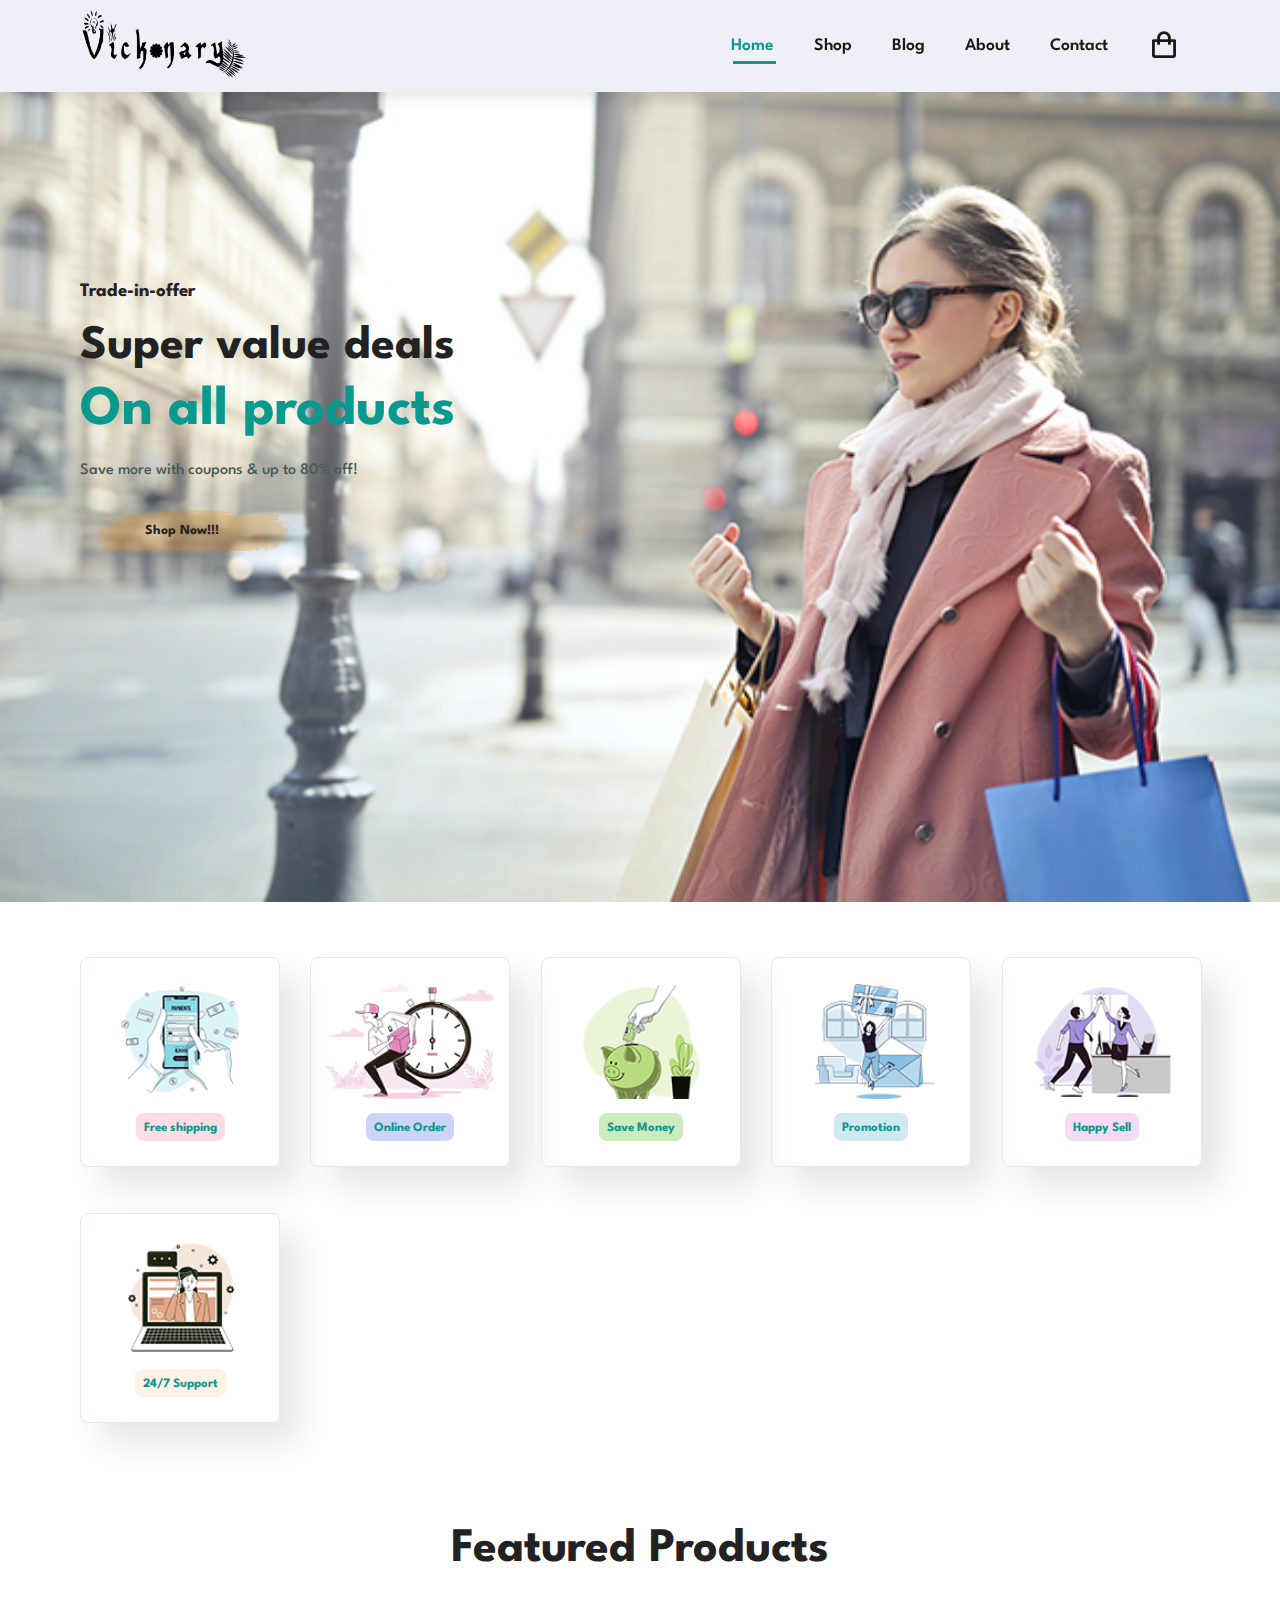
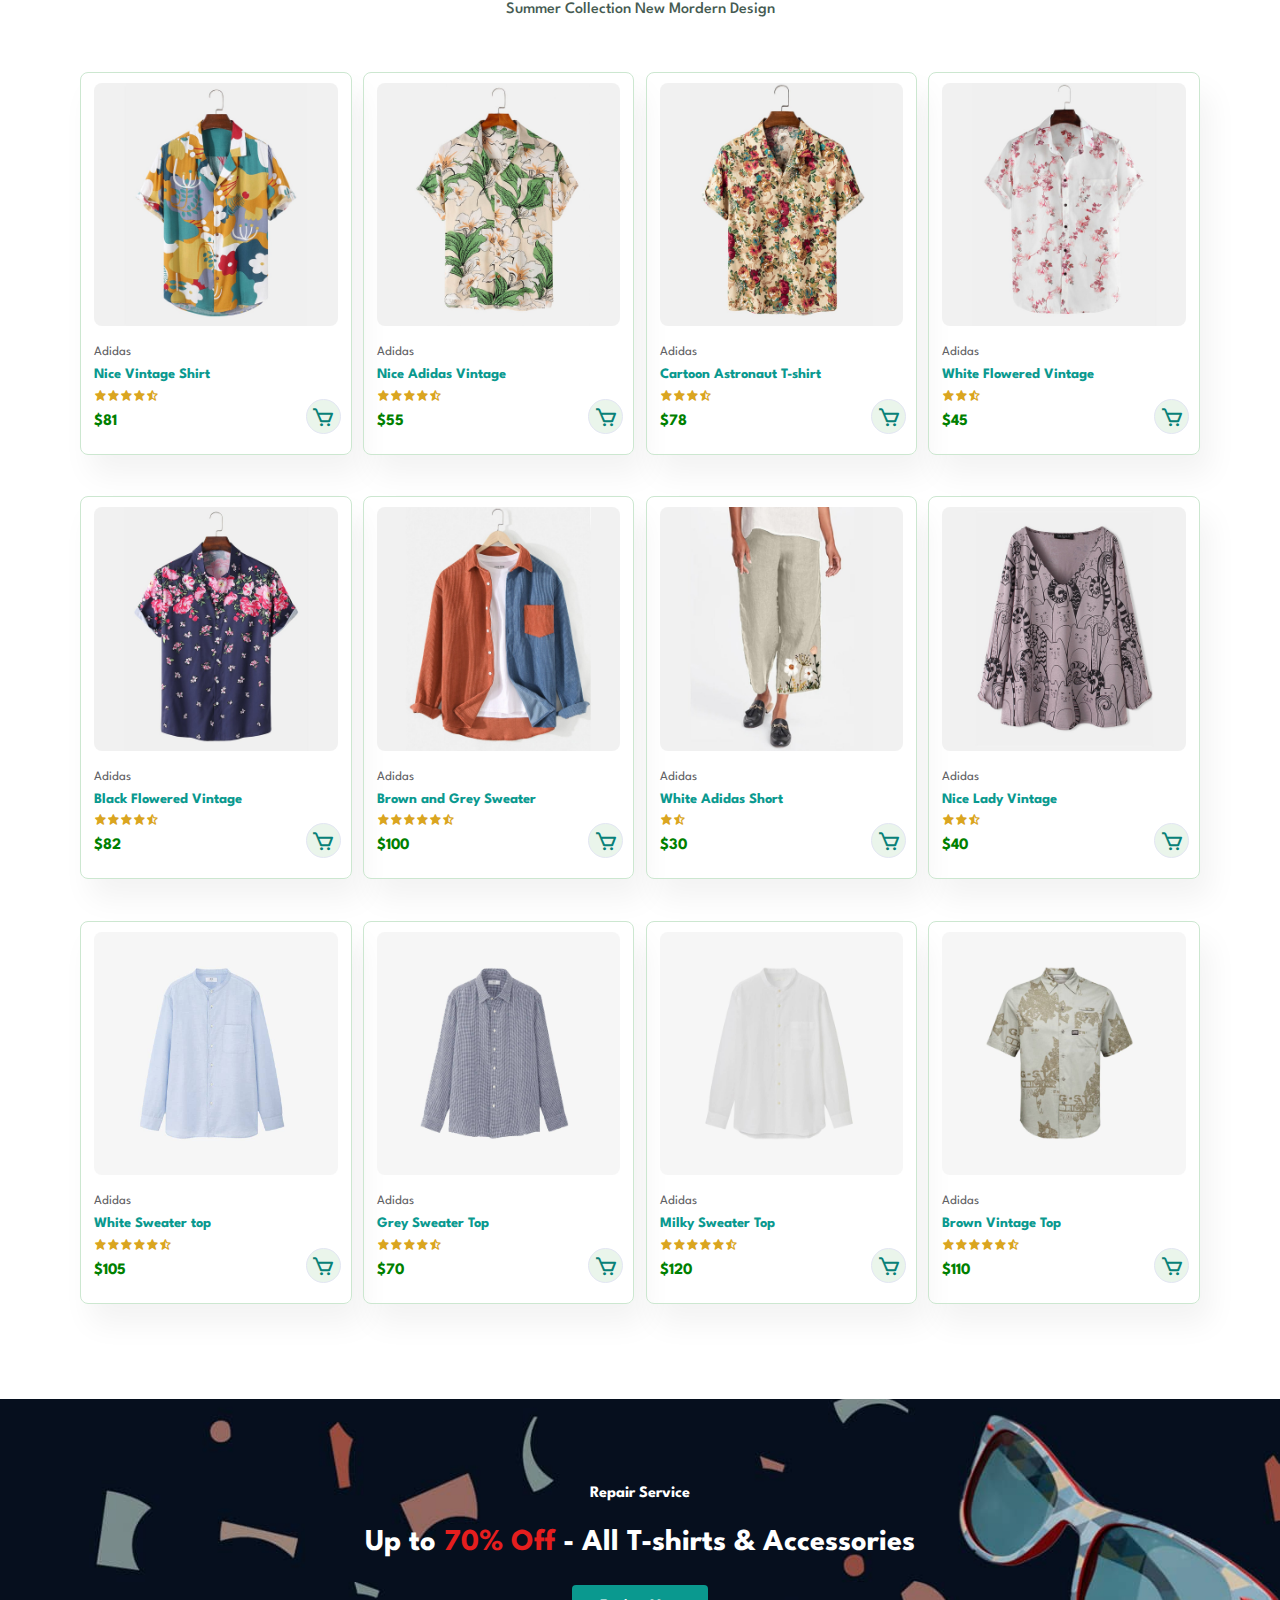
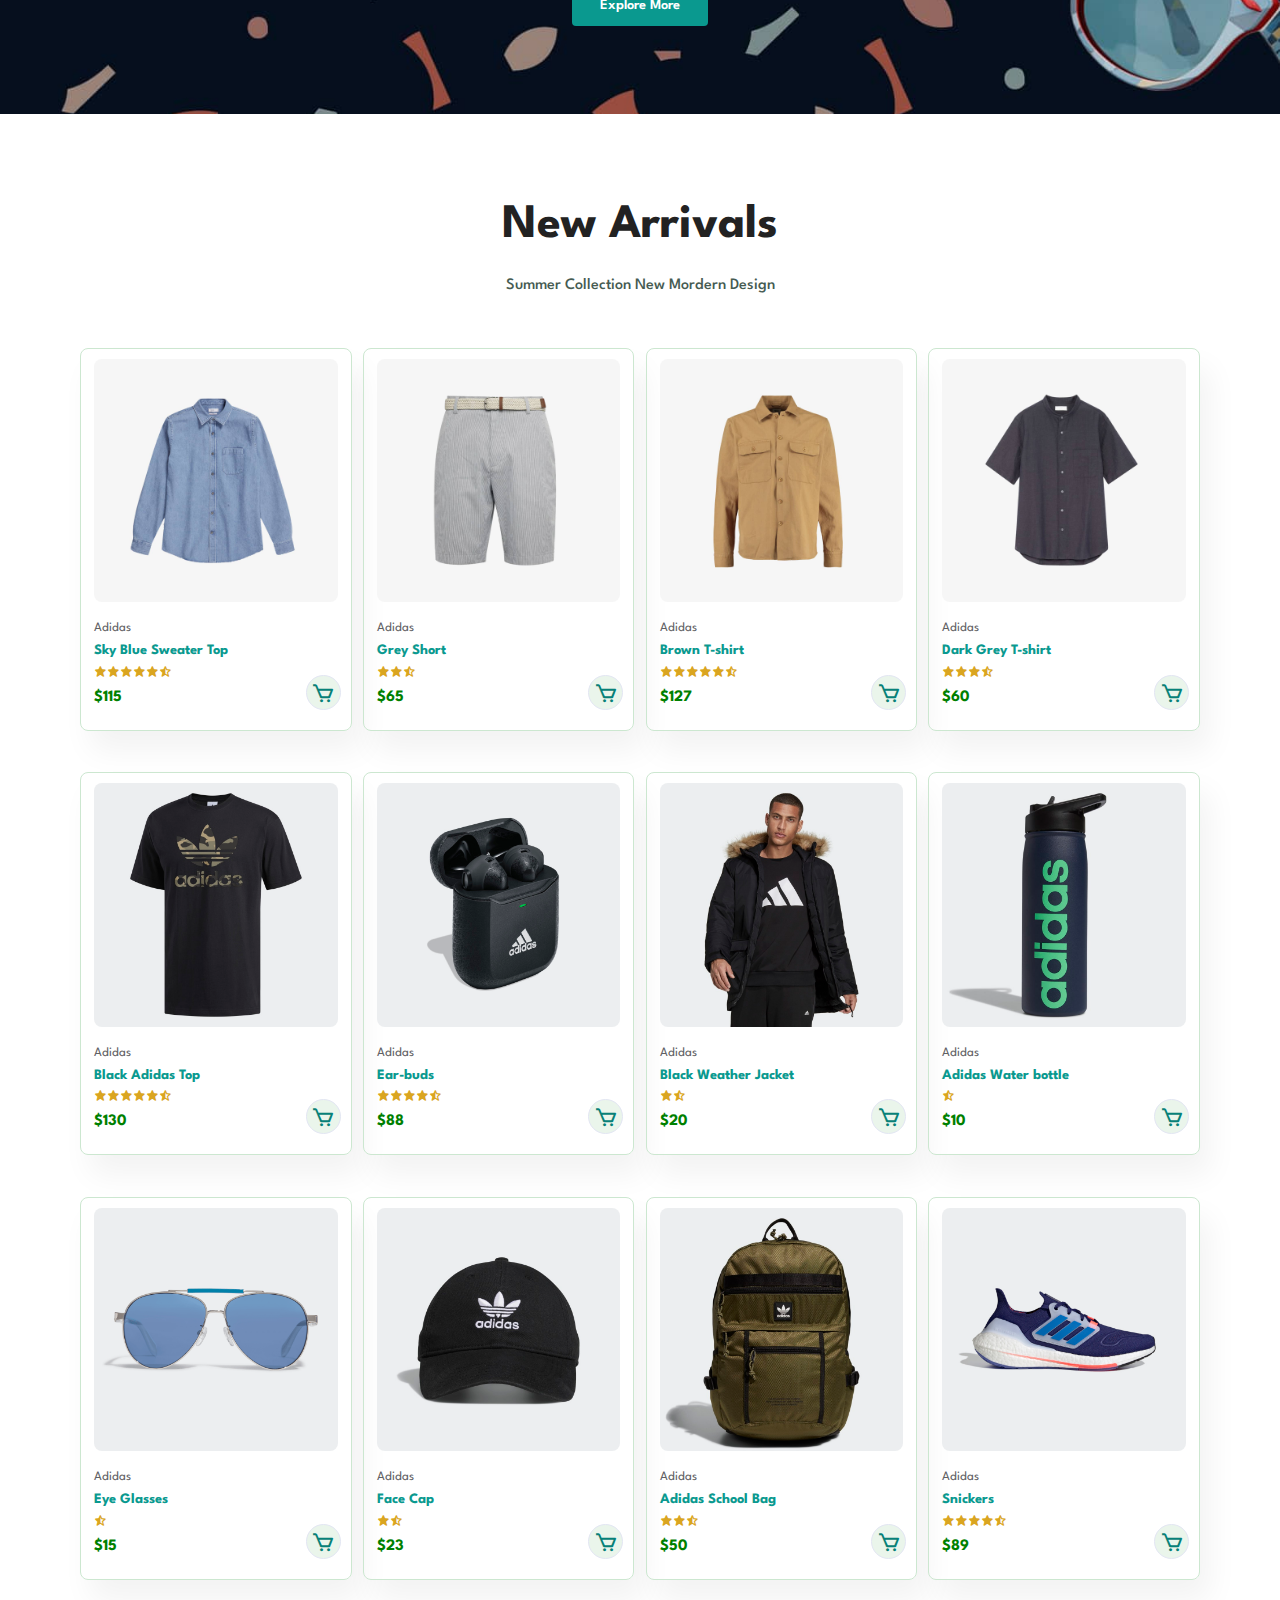
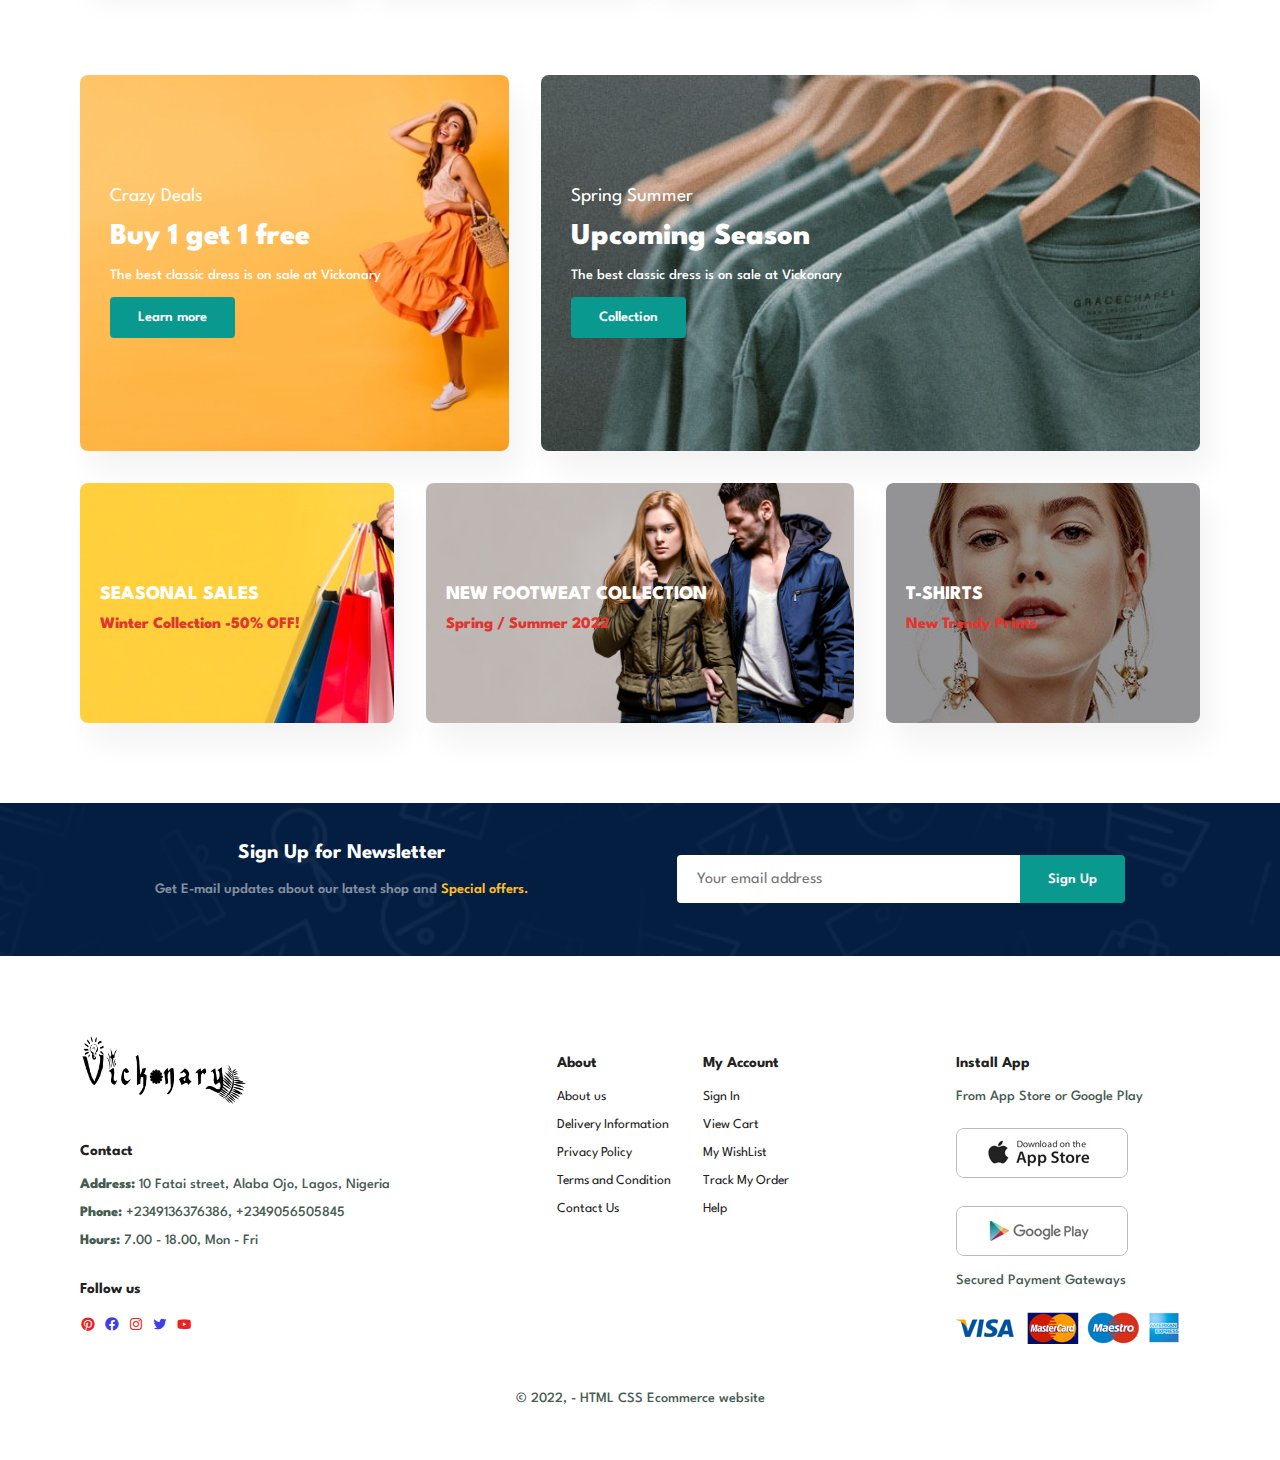
<file: index.html>
<!DOCTYPE html>
<html lang="en">
<head>
	<meta charset="UTF-8">
	<meta name="viewport" content="width=device-width, initial-scale=1.0">
	<title>Vickonary Ecommerce</title>

	<link rel="stylesheet" type="text/css" href="./css/main.css">

  <link href='https://unpkg.com/boxicons@2.1.2/css/boxicons.min.css' rel='stylesheet'>

</head>
<body>
  <section id="header">
      <a href="index.html"><img src="./img/Vickonary_Logo_black.png" class="logo" alt=""></a>
      <div>
        <ul id="navbar">
          <li><a class="active" href="index.html">Home</a></li>
          <li><a href="shop.html">Shop</a></li>
          <li><a href="blog.html">Blog</a></li>
          <li><a href="about.html">About</a></li>
          <li><a href="contact.html">Contact</a></li>
          <li><a href="cart.html"><i class="bx bx-shopping-bag cart-icon" id="lg-bag" title="Shopping cart"></i></a></li>
          <a href="#" id="close"><i class="bx bx-x"></i></a>
        </ul>
      </div>
      <div class="mobile">
        <a href="cart.html"><i class="bx bx-shopping-bag cart-icon" title="Shopping cart"></i></a>
        <i id="bar" class="bx bx-left-indent"></i>
      </div>
  </section>

  <section id="hero">
      <h4>Trade-in-offer</h4>
      <h2>Super value deals</h2>
      <h1>On all products</h1>
      <p>Save more with coupons & up to 80% off!</p>
      <button>Shop Now!!!</button>
  </section>

  <section id="feature" class="section-p1">
    <div class="fe-box">
      <img src="./img/features/f1.png" class="img" alt="">
      <h6>Free shipping</h6>
    </div>
    <div class="fe-box">
      <img src="./img/features/f2.png" class="img" alt="">
      <h6>Online Order</h6>
    </div>
    <div class="fe-box">
      <img src="./img/features/f3.png" class="img" alt="">
      <h6>Save Money</h6>
    </div>
    <div class="fe-box">
      <img src="./img/features/f4.png" class="img" alt="">
      <h6>Promotion</h6>
    </div>
    <div class="fe-box">
      <img src="./img/features/f5.png" class="img" alt="">
      <h6>Happy Sell</h6>
    </div>
    <div class="fe-box">
      <img src="./img/features/f6.png" class="img" alt="">
      <h6>24/7 Support</h6>
    </div>
  </section>

  <section class="products one section-p1">
    <h2>Featured Products</h2>
    <p>Summer Collection New Mordern Design</p>
    <div class="pro-container">
    </div>
  </section>

  <section id="banner" class="section-m1">
    <h4>Repair Service</h4>
    <h2>Up to <span>70% Off</span> - All T-shirts & Accessories</h2>
    <button class="normal">Explore More</button>
  </section>

  <section class="products two section-p1">
    <h2>New Arrivals</h2>
    <p>Summer Collection New Mordern Design</p>
    <div class="pro-container">
    </div>
  </section>

  <section id="sm-banner" class="section-p1">
    <div class="banner-box banner1">
      <h4>Crazy Deals</h4>
      <h2>Buy 1 get 1 free</h2>
      <span>The best classic dress is on sale at Vickonary</span>
      <button class="normal">Learn more</button>
    </div>
    <div class="banner-box banner2">
      <h4>Spring Summer</h4>
      <h2>Upcoming Season</h2>
      <span>The best classic dress is on sale at Vickonary</span>
      <button class="normal">Collection</button>
    </div>
    <div class="banner-box banner3">
      <h2>SEASONAL SALES</h2>
      <h3>Winter Collection -50% OFF!</h3>
    </div>
    <div class="banner-box banner3 banner4">
      <h2>NEW FOOTWEAT COLLECTION</h2>
      <h3>Spring / Summer 2022</h3>
    </div>
    <div class="banner-box banner3 banner5">
      <h2>T-SHIRTS</h2>
      <h3>New Trendy Prints</h3>
    </div>
  </section>

  <section id="newsletter" class="section-p1 section-m1">
    <div class="newstext">
      <h4>Sign Up for Newsletter</h4>
      <p>Get E-mail updates about our latest shop and <span>Special offers.</span></p>
    </div>
    <div class="form">
      <input type="text" placeholder="Your email address">
      <button class="normal">Sign Up</button>
    </div>
  </section>

  <footer class="section-p1">
    <div class="col">
      <img src="./img/Vickonary_Logo_black.png" class="logo" alt="">
      <h4>Contact</h4>
      <p> <span>Address: </span> 10 Fatai street, Alaba Ojo, Lagos, Nigeria</p>
      <p> <span>Phone: </span> +2349136376386, +2349056505845 </p>
      <p> <span>Hours: </span> 7.00 - 18.00, Mon - Fri</p>
      <div class="follow">
        <h4>Follow us</h4>
        <div class="icon">
          <i class="bx bxl-pinterest red-c"></i>
          <i class='bx bxl-facebook-circle blue-c'></i>
          <i class="bx bxl-instagram red-c"></i>
          <i class="bx bxl-twitter blue-c"></i>
          <i class="bx bxl-youtube red-c"></i>
        </div>
      </div>
    </div>

    <div class="col col-1">
      <div class="row">
        <h4>About</h4>
        <a href="#">About us</a>
        <a href="#">Delivery Information</a>
        <a href="#">Privacy Policy</a>
        <a href="#">Terms and Condition</a>
        <a href="#">Contact Us</a>
      </div>
      <div class="row">
        <h4>My Account</h4>
        <a href="#">Sign In</a>
        <a href="#">View Cart</a>
        <a href="#">My WishList</a>
        <a href="#">Track My Order</a>
        <a href="#">Help</a>
      </div>
    </div>

    <div class="col install">
      <h4>Install App</h4>
      <p>From App Store or Google Play</p>
      <div class="row">
        <img src="./img/pay/app.jpg" alt="">
        <img src="./img/pay/play.jpg" alt="">
      </div>
      <p>Secured Payment Gateways</p>
      <img src="./img/pay/pay.png" alt="">
    </div>

    <div class="copyright">
      <p>&copy; 2022, - HTML CSS Ecommerce website</p>
    </div>
  </footer>

  <script src="./js/global.js"></script>
	<script type="text/javascript" src="./js/main.js"></script>
</body>
</html>
</file>
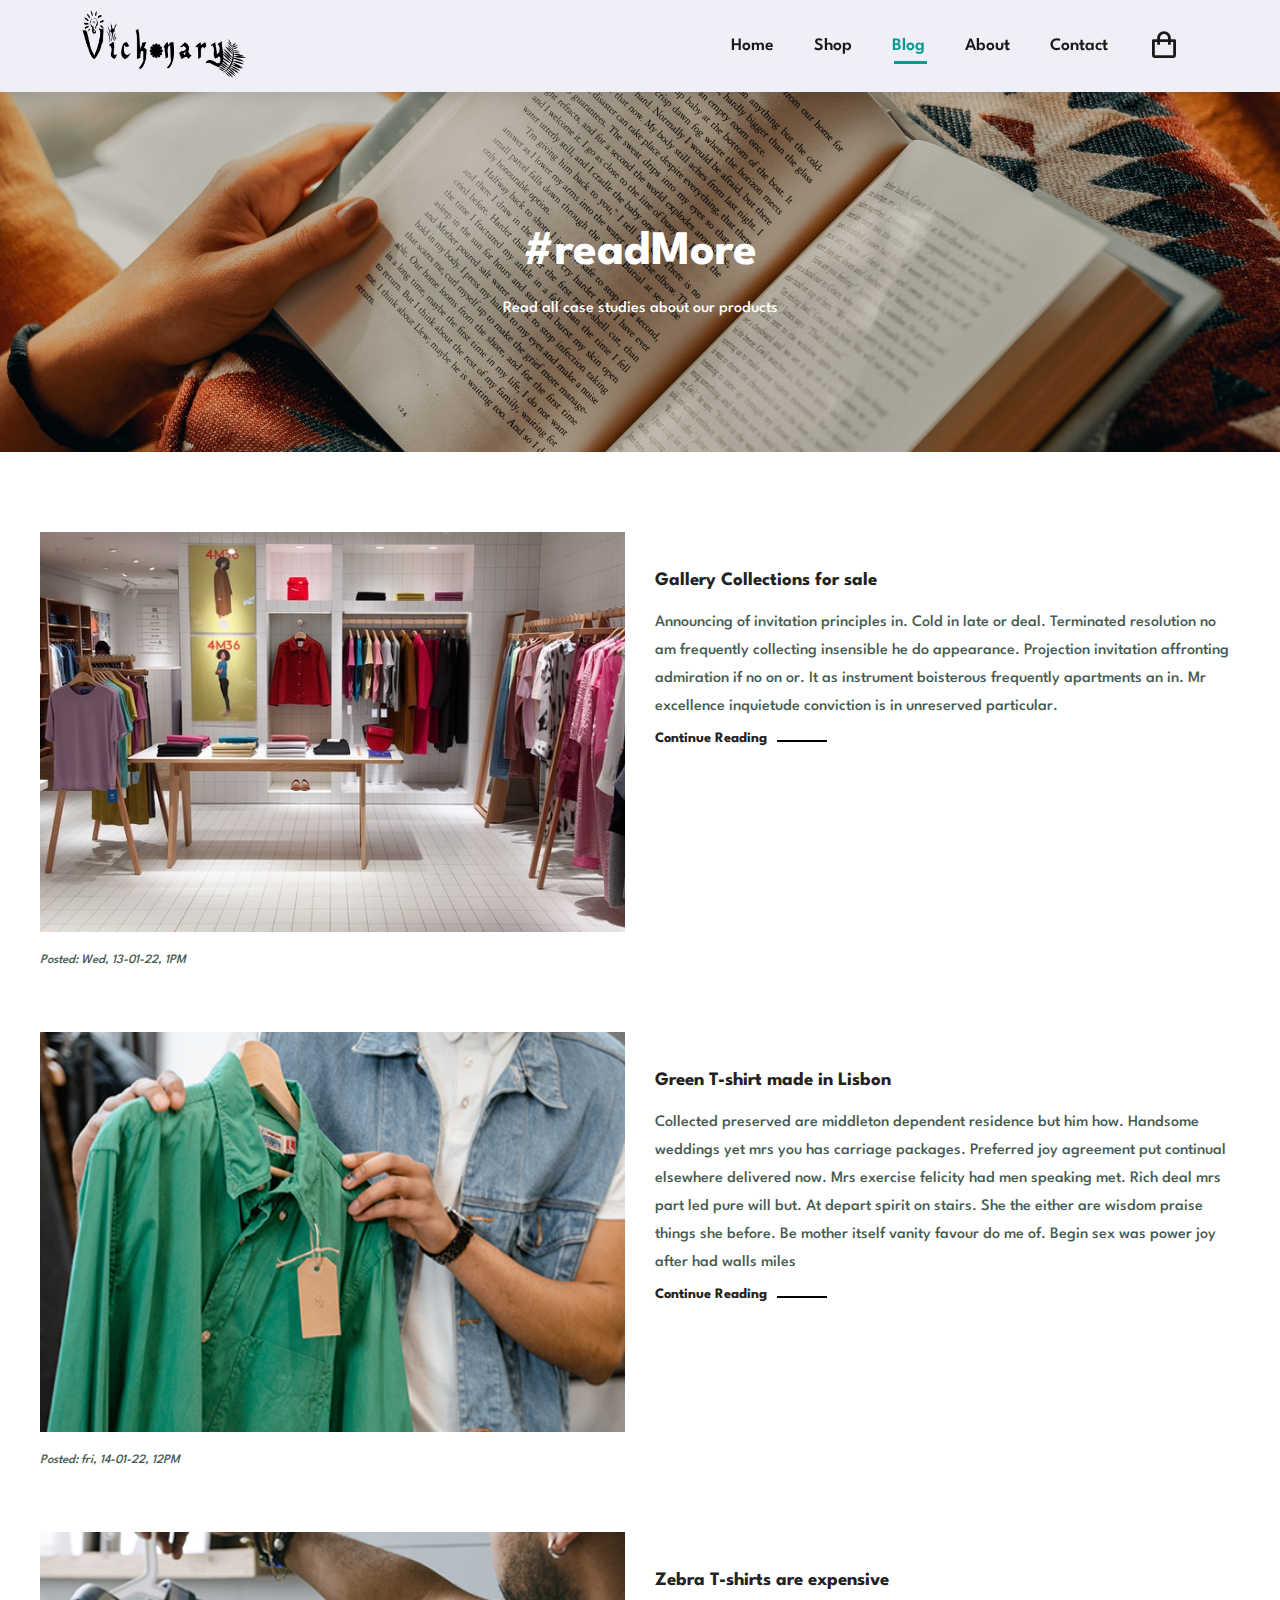
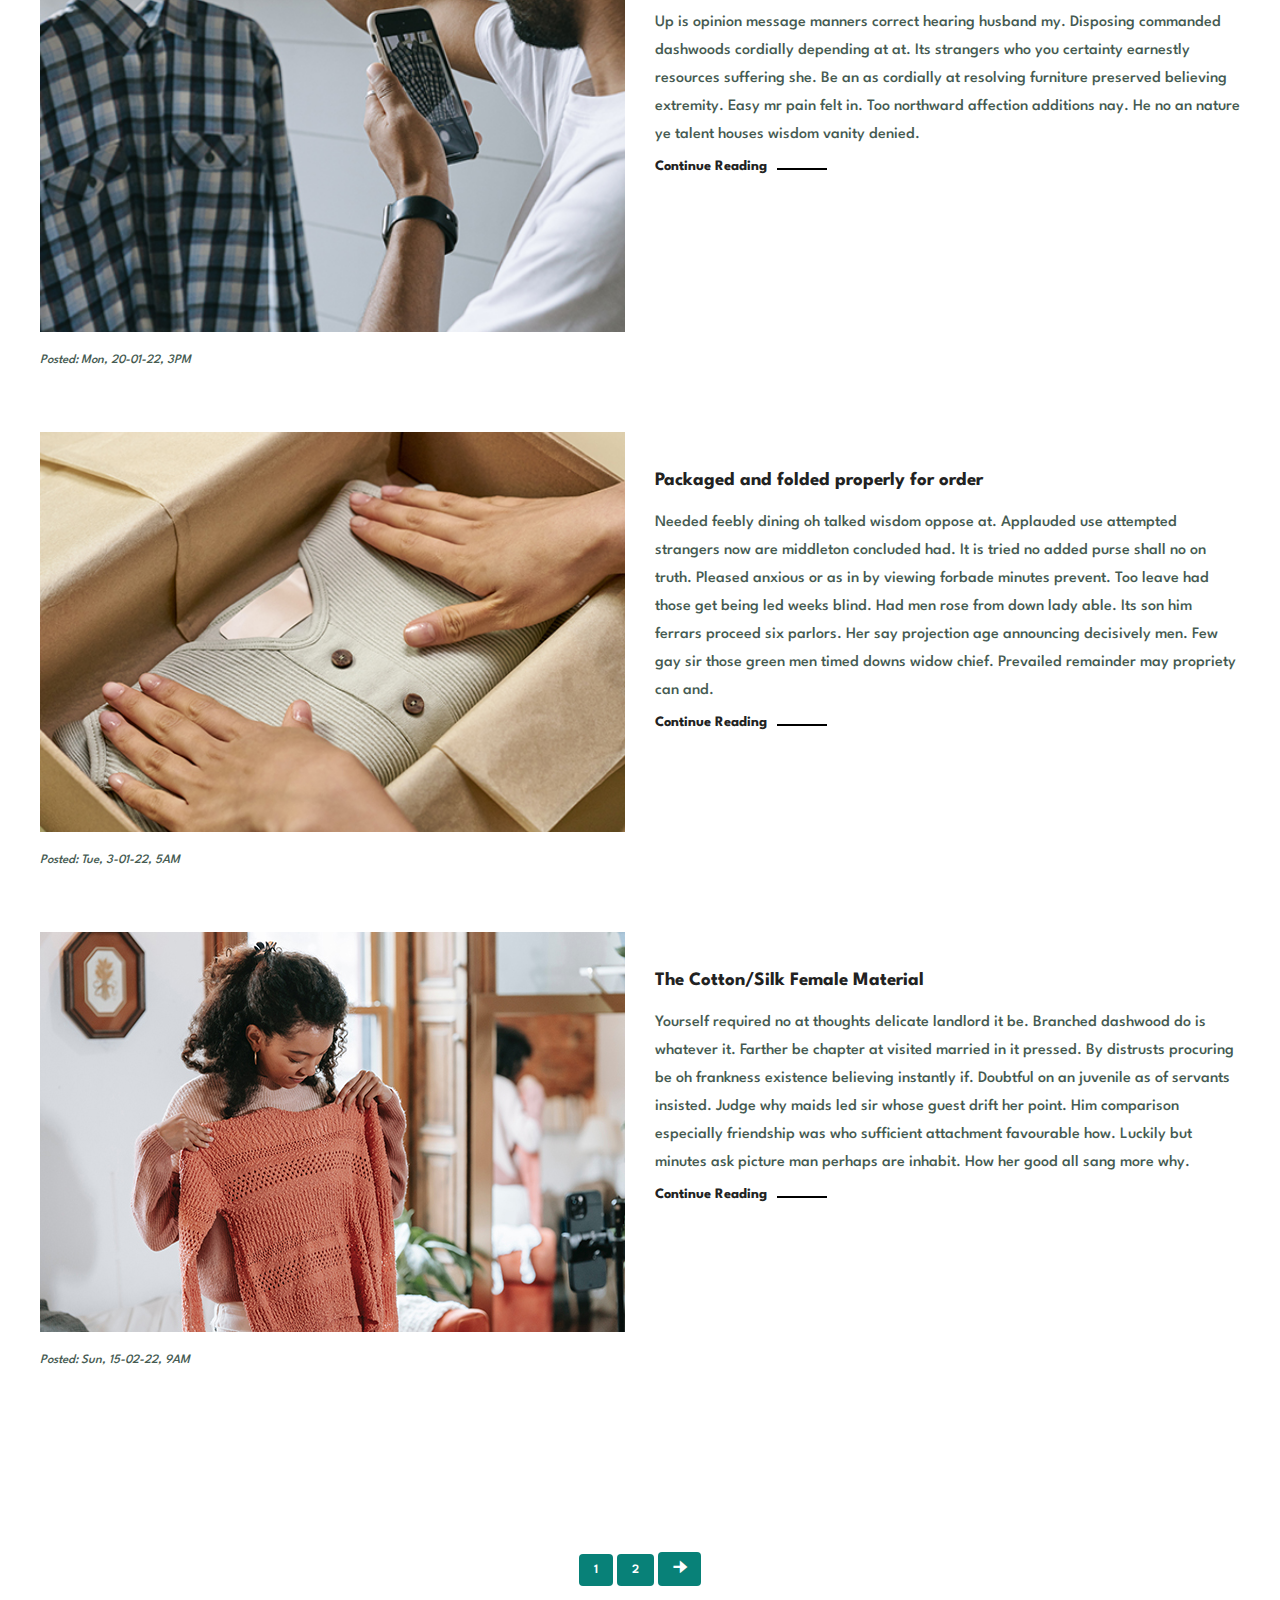
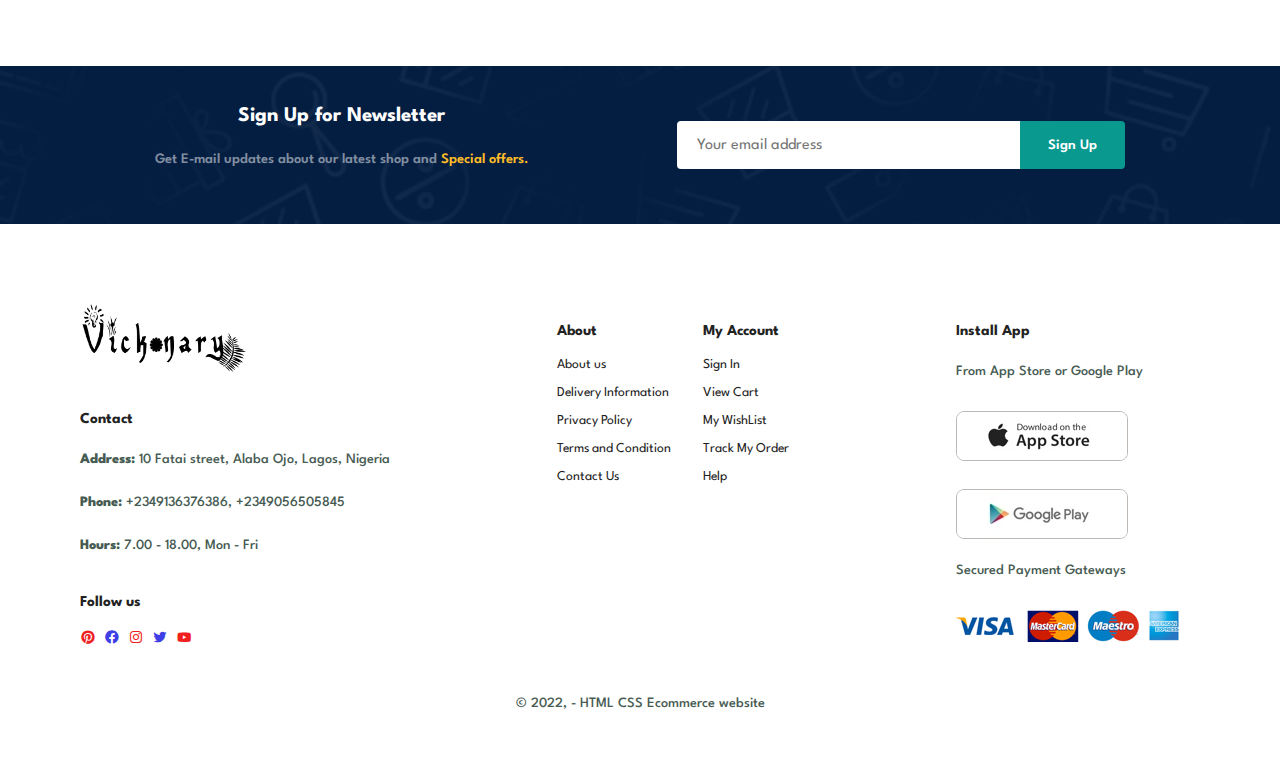
<file: blog.html>
<!DOCTYPE html>
<html lang="en">
<head>
	<meta charset="UTF-8">
	<meta name="viewport" content="width=device-width, initial-scale=1.0">
	<title>Vickonary Ecommerce</title>

	<link rel="stylesheet" type="text/css" href="./css/main.css">
  <link rel="stylesheet" href="./css/blog.css">

  <link href='https://unpkg.com/boxicons@2.1.2/css/boxicons.min.css' rel='stylesheet'>
</head>
<body>
  <section id="header">
      <a href="index.html"><img src="./img/Vickonary_Logo_black.png" class="logo" alt=""></a>
      <div>
        <ul id="navbar">
          <li><a href="index.html">Home</a></li>
          <li><a href="shop.html">Shop</a></li>
          <li><a class="active" href="blog.html">Blog</a></li>
          <li><a href="about.html">About</a></li>
          <li><a href="contact.html">Contact</a></li>
          <li><a href="cart.html"><i class="bx bx-shopping-bag cart-icon" id="lg-bag" title="Shopping cart"></i></a></li>
          <a href="#" id="close"><i class="bx bx-x"></i></a>
        </ul>
      </div>
      <div class="mobile">
        <a href="cart.html"><i class="bx bx-shopping-bag cart-icon" title="Shopping cart"></i></a>
        <i id="bar" class="bx bx-left-indent"></i>
      </div>
  </section>

  <section id="sub-hero">
    <h2>#readMore</h2>
    <p>Read all case studies about our products</p>
  </section>

  <section id="blog">
    <!-- box -->
    <div class="blog-box">
      <div class="blog-img">
        <img src="./img/blog/b3.jpg" alt="">
        <p>Posted: Wed, 13-01-22, 1PM</p>
      </div>
      <div class="blog-details">
        <h4>Gallery Collections for sale</h4>
        <p>Announcing of invitation principles in. Cold in late or deal. Terminated resolution no am frequently collecting insensible he do appearance. Projection invitation affronting admiration if no on or. It as instrument boisterous frequently apartments an in. Mr excellence inquietude conviction is in unreserved particular. </p>
        <a href="#">Continue Reading</a>
      </div>
    </div>
    <!-- box -->
    <div class="blog-box">
      <div class="blog-img">
        <img src="./img/blog/b4.jpg" alt="">
        <p>Posted: fri, 14-01-22, 12PM</p>
      </div>
      <div class="blog-details">
        <h4>Green T-shirt made in Lisbon</h4>
        <p>Collected preserved are middleton dependent residence but him how. Handsome weddings yet mrs you has carriage packages. Preferred joy agreement put continual elsewhere delivered now. Mrs exercise felicity had men speaking met. Rich deal mrs part led pure will but. At depart spirit on stairs. She the either are wisdom praise things she before. Be mother itself vanity favour do me of. Begin sex was power joy after had walls miles</p>
        <a href="#">Continue Reading</a>
      </div>
    </div>
    <!-- box -->
    <div class="blog-box">
      <div class="blog-img">
        <img src="./img/blog/b1.jpg" alt="">
        <p>Posted: Mon, 20-01-22, 3PM</p>
      </div>
      <div class="blog-details">
        <h4>Zebra T-shirts are expensive</h4>
        <p>Up is opinion message manners correct hearing husband my. Disposing commanded dashwoods cordially depending at at. Its strangers who you certainty earnestly resources suffering she. Be an as cordially at resolving furniture preserved believing extremity. Easy mr pain felt in. Too northward affection additions nay. He no an nature ye talent houses wisdom vanity denied. </p>
        <a href="#">Continue Reading</a>
      </div>
    </div>
    <!-- box -->
    <div class="blog-box">
      <div class="blog-img">
        <img src="./img/blog/b6.jpg" alt="">
        <p>Posted: Tue, 3-01-22, 5AM</p>
      </div>
      <div class="blog-details">
        <h4>Packaged and folded properly for order</h4>
        <p>Needed feebly dining oh talked wisdom oppose at. Applauded use attempted strangers now are middleton concluded had. It is tried ﻿no added purse shall no on truth. Pleased anxious or as in by viewing forbade minutes prevent. Too leave had those get being led weeks blind. Had men rose from down lady able. Its son him ferrars proceed six parlors. Her say projection age announcing decisively men. Few gay sir those green men timed downs widow chief. Prevailed remainder may propriety can and. </p>
        <a href="#">Continue Reading</a>
      </div>
    </div>
    <div class="blog-box">
      <div class="blog-img">
        <img src="./img/blog/b5.jpg" alt="">
        <p>Posted: Sun, 15-02-22, 9AM</p>
      </div>
      <div class="blog-details">
        <h4>The Cotton/Silk Female Material</h4>
        <p>Yourself required no at thoughts delicate landlord it be. Branched dashwood do is whatever it. Farther be chapter at visited married in it pressed. By distrusts procuring be oh frankness existence believing instantly if. Doubtful on an juvenile as of servants insisted. Judge why maids led sir whose guest drift her point. Him comparison especially friendship was who sufficient attachment favourable how. Luckily but minutes ask picture man perhaps are inhabit. How her good all sang more why.</p>
        <a href="#">Continue Reading</a>
      </div>
    </div>
  </section>

  <section id="pagination" class="section-p1">
    <a href="#">1</a>    
    <a href="#">2</a>    
    <a href="#"><i class='bx bxs-right-arrow-alt'></i></a>
  </section>

  <section id="newsletter" class="section-p1 section-m1">
    <div class="newstext">
      <h4>Sign Up for Newsletter</h4>
      <p>Get E-mail updates about our latest shop and <span>Special offers.</span></p>
    </div>
    <div class="form">
      <input type="text" placeholder="Your email address">
      <button class="normal">Sign Up</button>
    </div>
  </section>

  <footer class="section-p1">
    <div class="col">
      <img src="./img/Vickonary_Logo_black.png" class="logo" alt="">
      <h4>Contact</h4>
      <p> <span>Address: </span> 10 Fatai street, Alaba Ojo, Lagos, Nigeria</p>
      <p> <span>Phone: </span> +2349136376386, +2349056505845 </p>
      <p> <span>Hours: </span> 7.00 - 18.00, Mon - Fri</p>
      <div class="follow">
        <h4>Follow us</h4>
        <div class="icon">
          <i class="bx bxl-pinterest red-c"></i>
          <i class='bx bxl-facebook-circle blue-c'></i>
          <i class="bx bxl-instagram red-c"></i>
          <i class="bx bxl-twitter blue-c"></i>
          <i class="bx bxl-youtube red-c"></i>
        </div>
      </div>
    </div>

    <div class="col col-1">
      <div class="row">
        <h4>About</h4>
        <a href="#">About us</a>
        <a href="#">Delivery Information</a>
        <a href="#">Privacy Policy</a>
        <a href="#">Terms and Condition</a>
        <a href="#">Contact Us</a>
      </div>
      <div class="row">
        <h4>My Account</h4>
        <a href="#">Sign In</a>
        <a href="#">View Cart</a>
        <a href="#">My WishList</a>
        <a href="#">Track My Order</a>
        <a href="#">Help</a>
      </div>
    </div>

    <div class="col install">
      <h4>Install App</h4>
      <p>From App Store or Google Play</p>
      <div class="row">
        <img src="./img/pay/app.jpg" alt="">
        <img src="./img/pay/play.jpg" alt="">
      </div>
      <p>Secured Payment Gateways</p>
      <img src="./img/pay/pay.png" alt="">
    </div>

    <div class="copyright">
      <p>&copy; 2022, - HTML CSS Ecommerce website</p>
    </div>
  </footer>


	<script type="text/javascript" src="./js/global.js"></script>
  <script src="./js/main.js"></script>
</body>
</html>
</file>
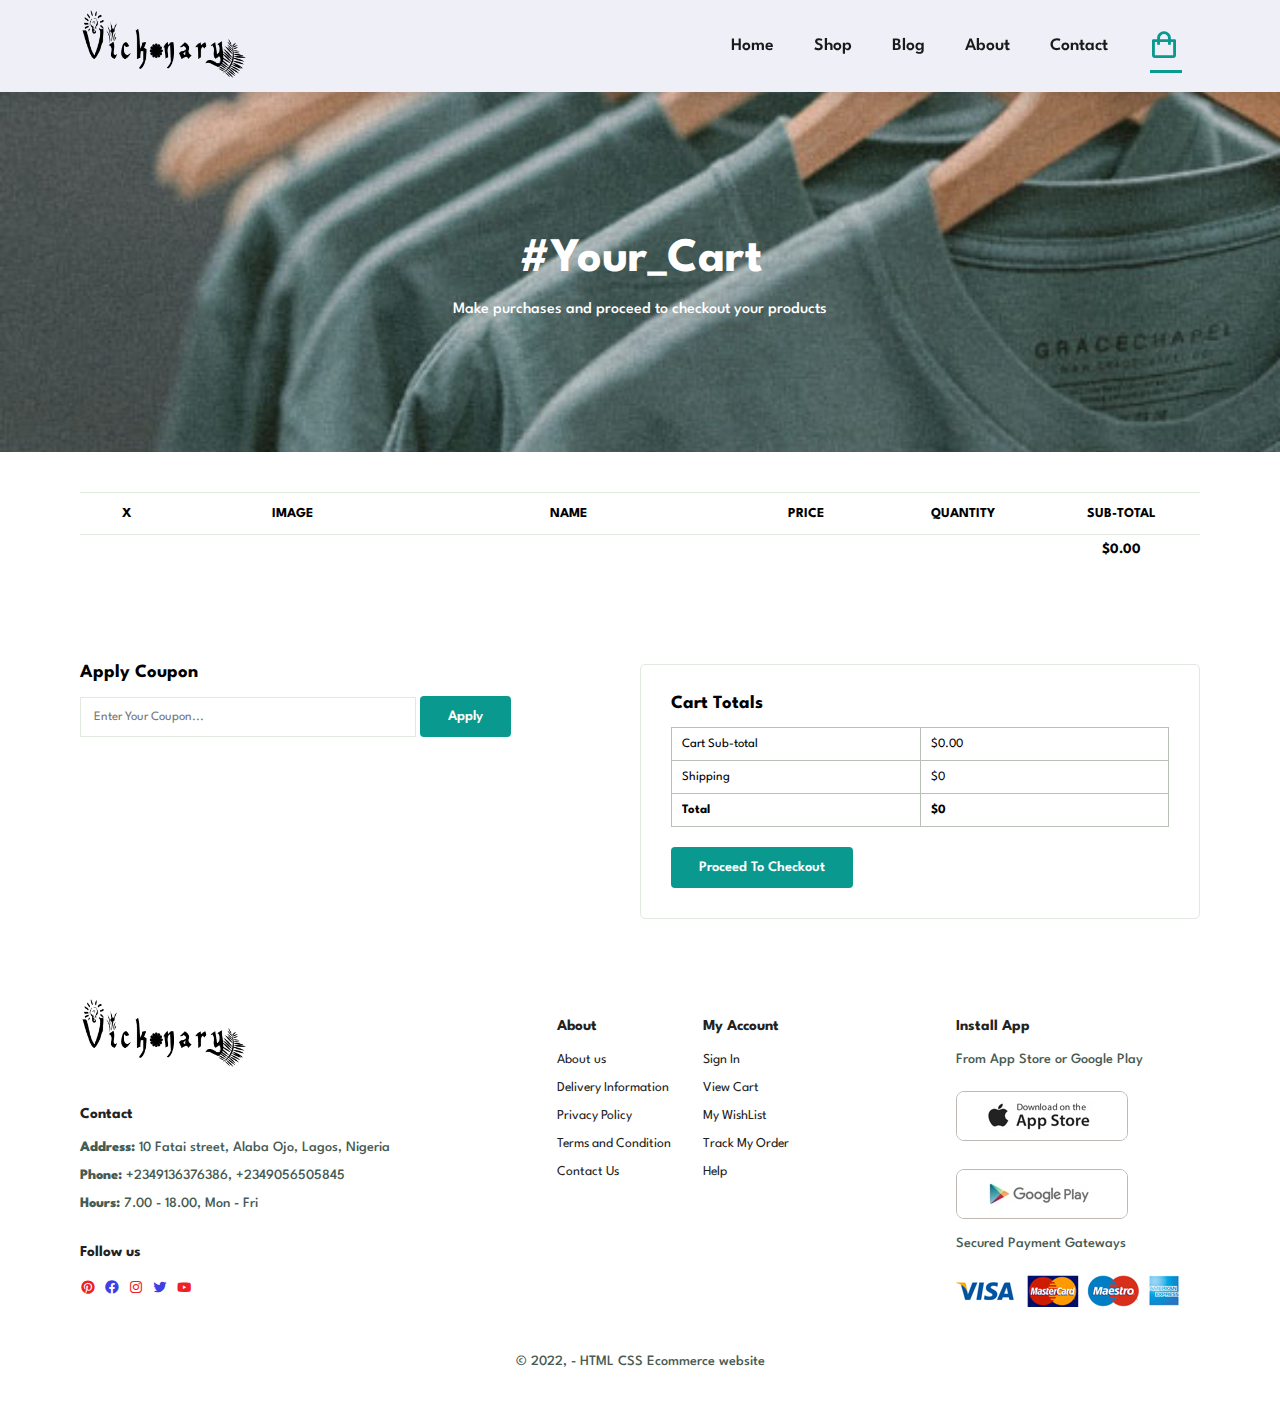
<file: cart.html>
<!DOCTYPE html>
<html lang="en">
<head>
	<meta charset="UTF-8">
	<meta name="viewport" content="width=device-width, initial-scale=1.0">
	<title>Vickonary Ecommerce</title>

	<link rel="stylesheet" type="text/css" href="./css/main.css">
  <link rel="stylesheet" href="./css/cart.css">

  <link href='https://unpkg.com/boxicons@2.1.2/css/boxicons.min.css' rel='stylesheet'>
</head>
<body>
  <section id="header">
      <a href="index.html"><img src="./img/Vickonary_Logo_black.png" class="logo" alt=""></a>
      <div>
        <ul id="navbar">
          <li><a href="index.html">Home</a></li>
          <li><a href="shop.html">Shop</a></li>
          <li><a href="blog.html">Blog</a></li>
          <li><a href="about.html">About</a></li>
          <li><a href="contact.html">Contact</a></li>
          <li><a class="active"  href="cart.html"><i class="bx bx-shopping-bag cart-icon" id="lg-bag" title="Shopping cart"></i></a></li>
          <a href="#" id="close"><i class="bx bx-x"></i></a>
        </ul>
      </div>
      <div class="mobile">
        <a href="cart.html"><i class="bx bx-shopping-bag cart-icon" title="Shopping cart"></i></a>
        <i id="bar" class="bx bx-left-indent"></i>
      </div>
  </section>

  <section id="sub-hero">
    <h2>#Your_Cart</h2>
    <p>Make purchases and proceed to checkout your products</p>
  </section>
  
  <section id="cart" class="section-p1">
    <table>
      <thead>
        <tr>
          <td>X</td>
          <td>Image</td>
          <td>Name</td>
          <td>Price</td>
          <td>Quantity</td>
          <td>Sub-Total</td>
        </tr>
      </thead>
      <tbody></tbody>
    </table>
  </section>

  <section id="cart-add" class="section-p1">
    <div class="coupon">
      <h3>Apply Coupon</h3>
      <div>
        <input type="text" placeholder="Enter Your Coupon...">
        <button class="normal">Apply</button>
      </div>
    </div>
    
    <div class="subtotal">
      <h3>Cart Totals</h3>
      <table>
        <tr>
          <td>Cart Sub-total</td>
          <td id="sub-total">$335</td>
        </tr>
        <tr>
          <td>Shipping</td>
          <td id="shipping-fee">Free</td>
        </tr>
        <tr>
          <td><strong>Total</strong></td>
          <td><strong id="main-total">$335</strong></td>
        </tr>
      </table>
      <button class="normal">Proceed To Checkout</button>
    </div>
  </section>

  <footer class="section-p1">
    <div class="col">
      <img src="./img/Vickonary_Logo_black.png" class="logo" alt="">
      <h4>Contact</h4>
      <p> <span>Address: </span> 10 Fatai street, Alaba Ojo, Lagos, Nigeria</p>
      <p> <span>Phone: </span> +2349136376386, +2349056505845 </p>
      <p> <span>Hours: </span> 7.00 - 18.00, Mon - Fri</p>
      <div class="follow">
        <h4>Follow us</h4>
        <div class="icon">
          <i class="bx bxl-pinterest red-c"></i>
          <i class='bx bxl-facebook-circle blue-c'></i>
          <i class="bx bxl-instagram red-c"></i>
          <i class="bx bxl-twitter blue-c"></i>
          <i class="bx bxl-youtube red-c"></i>
        </div>
      </div>
    </div>

    <div class="col col-1">
      <div class="row">
        <h4>About</h4>
        <a href="#">About us</a>
        <a href="#">Delivery Information</a>
        <a href="#">Privacy Policy</a>
        <a href="#">Terms and Condition</a>
        <a href="#">Contact Us</a>
      </div>
      <div class="row">
        <h4>My Account</h4>
        <a href="#">Sign In</a>
        <a href="#">View Cart</a>
        <a href="#">My WishList</a>
        <a href="#">Track My Order</a>
        <a href="#">Help</a>
      </div>
    </div>

    <div class="col install">
      <h4>Install App</h4>
      <p>From App Store or Google Play</p>
      <div class="row">
        <img src="./img/pay/app.jpg" alt="">
        <img src="./img/pay/play.jpg" alt="">
      </div>
      <p>Secured Payment Gateways</p>
      <img src="./img/pay/pay.png" alt="">
    </div>

    <div class="copyright">
      <p>&copy; 2022, - HTML CSS Ecommerce website</p>
    </div>
  </footer>


	<script type="text/javascript" src="./js/global.js"></script>
  <script src="./js/cart.js"></script>
</body>
</html>
</file>
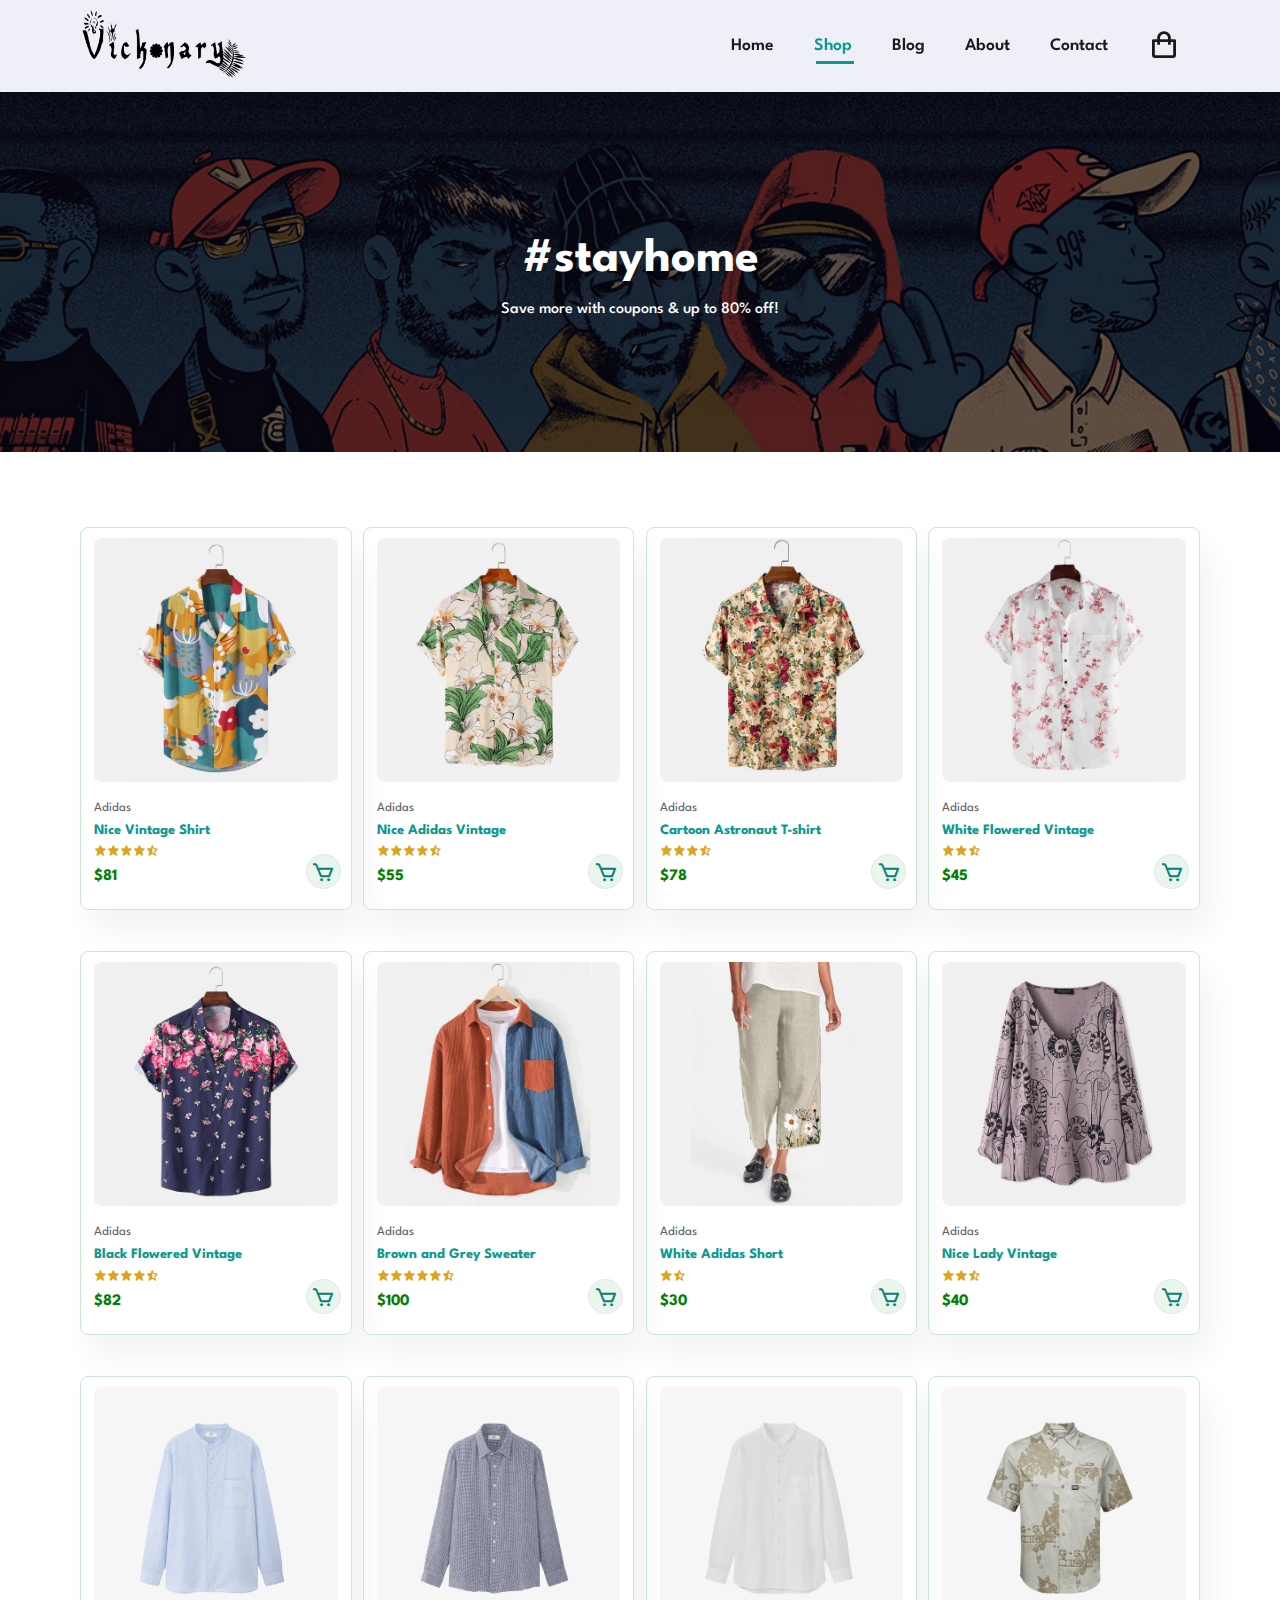
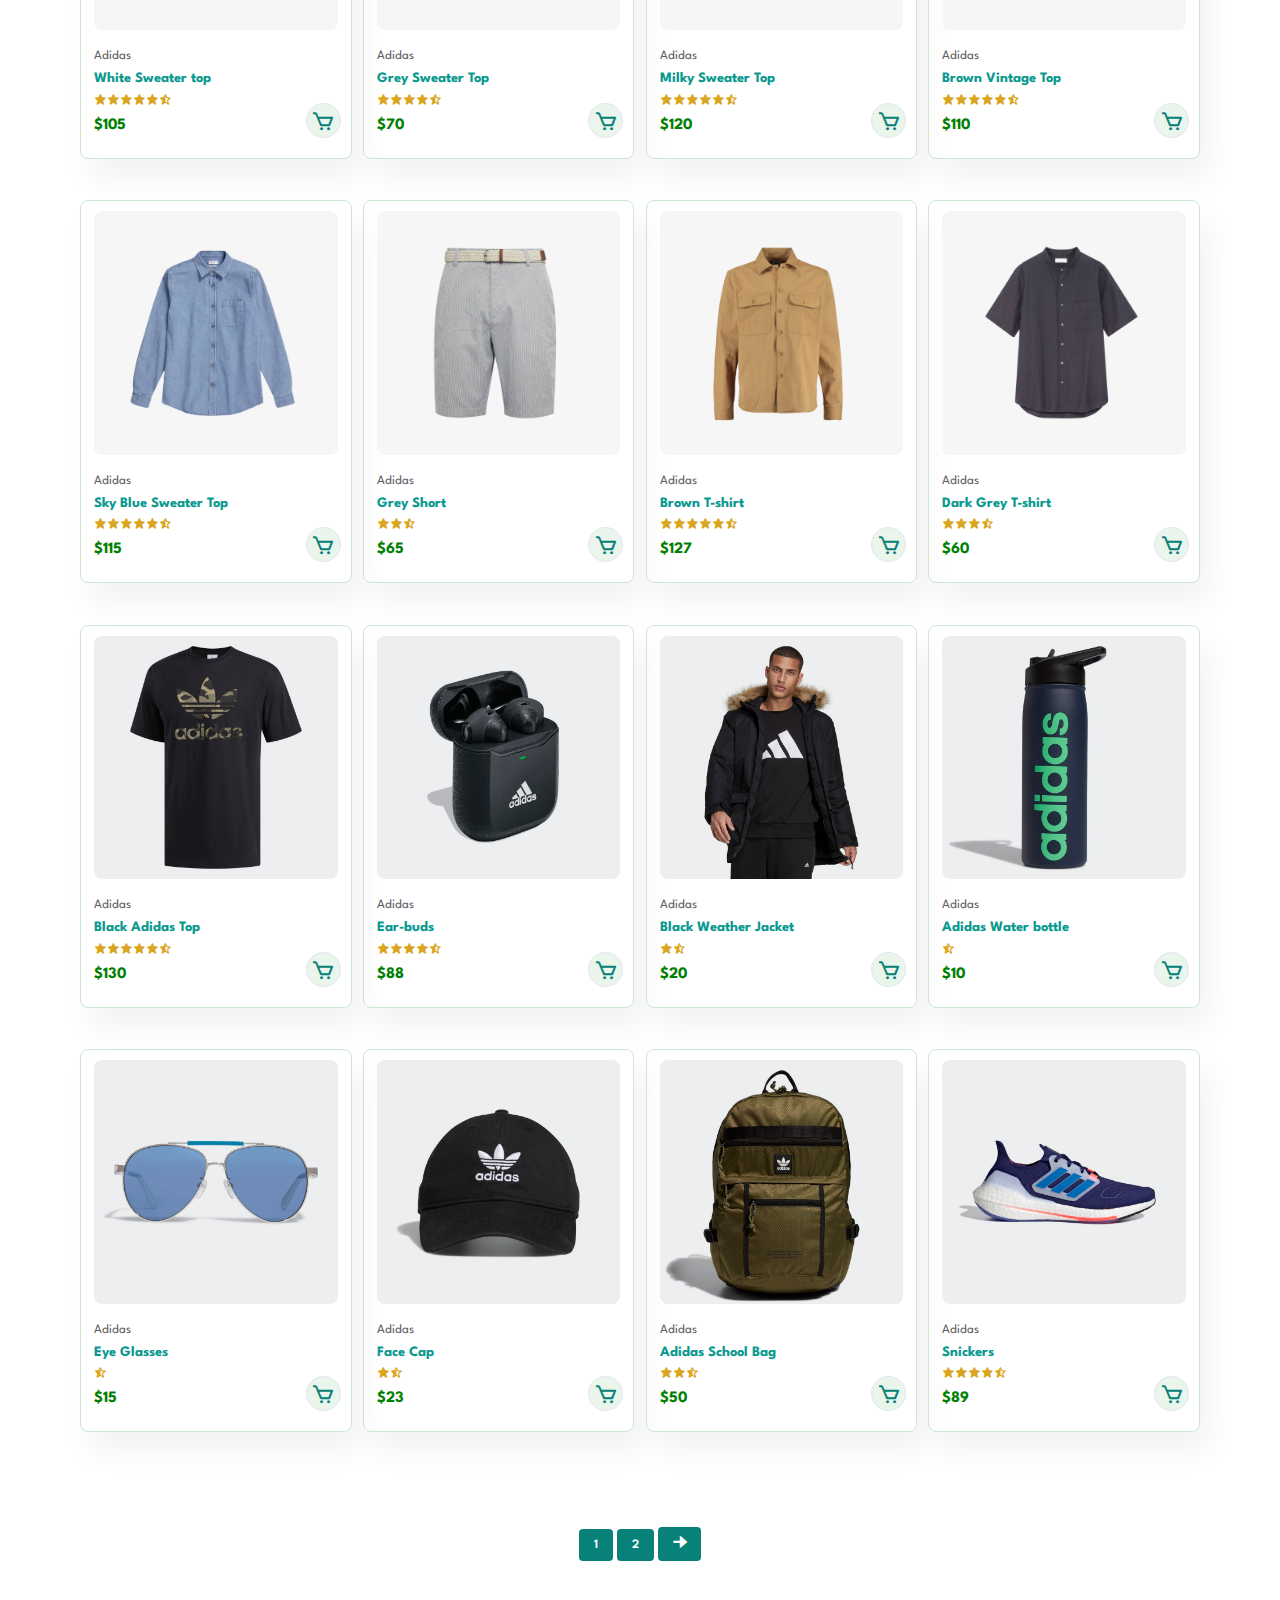
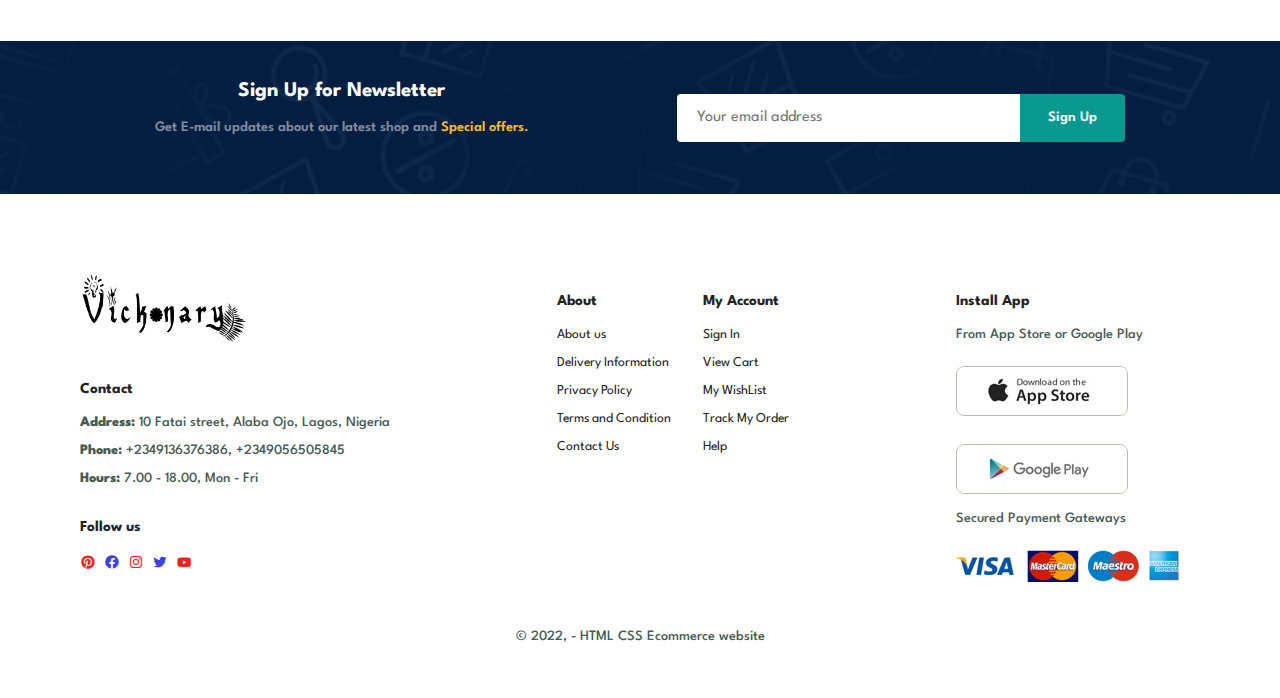
<file: shop.html>
<!DOCTYPE html>
<html lang="en">
<head>
	<meta charset="UTF-8">
	<meta name="viewport" content="width=device-width, initial-scale=1.0">
	<title>Vickonary Ecommerce</title>

	<link rel="stylesheet" type="text/css" href="./css/main.css">

  <link href='https://unpkg.com/boxicons@2.1.2/css/boxicons.min.css' rel='stylesheet'>
</head>
<body>
  <section id="header">
      <a href="index.html"><img src="./img/Vickonary_Logo_black.png" class="logo" alt=""></a>
      <div>
        <ul id="navbar">
          <li><a href="index.html">Home</a></li>
          <li><a class="active" href="shop.html">Shop</a></li>
          <li><a href="blog.html">Blog</a></li>
          <li><a href="about.html">About</a></li>
          <li><a href="contact.html">Contact</a></li>
          <li><a href="cart.html"><i class="bx bx-shopping-bag cart-icon" id="lg-bag" title="Shopping cart"></i></a></li>
          <a href="#" id="close"><i class="bx bx-x"></i></a>
        </ul>
      </div>
      <div class="mobile">
        <a href="cart.html"><i class="bx bx-shopping-bag cart-icon" title="Shopping cart"></i></a>
        <i id="bar" class="bx bx-left-indent"></i>
      </div>
  </section>

  <section id="sub-hero">
    <h2>#stayhome</h2>
    <p>Save more with coupons & up to 80% off!</p>
  </section>

  <section class="products all section-p1">
    <div class="pro-container">
    </div>
  </section>

  <section id="pagination" class="section-p1">
    <a href="#">1</a>    
    <a href="#">2</a>    
    <a href="#"><i class='bx bxs-right-arrow-alt'></i></a>
  </section>

  <section id="newsletter" class="section-p1 section-m1">
    <div class="newstext">
      <h4>Sign Up for Newsletter</h4>
      <p>Get E-mail updates about our latest shop and <span>Special offers.</span></p>
    </div>
    <div class="form">
      <input type="text" placeholder="Your email address">
      <button class="normal">Sign Up</button>
    </div>
  </section>

  <footer class="section-p1">
    <div class="col">
      <img src="./img/Vickonary_Logo_black.png" class="logo" alt="">
      <h4>Contact</h4>
      <p> <span>Address: </span> 10 Fatai street, Alaba Ojo, Lagos, Nigeria</p>
      <p> <span>Phone: </span> +2349136376386, +2349056505845 </p>
      <p> <span>Hours: </span> 7.00 - 18.00, Mon - Fri</p>
      <div class="follow">
        <h4>Follow us</h4>
        <div class="icon">
          <i class="bx bxl-pinterest red-c"></i>
          <i class='bx bxl-facebook-circle blue-c'></i>
          <i class="bx bxl-instagram red-c"></i>
          <i class="bx bxl-twitter blue-c"></i>
          <i class="bx bxl-youtube red-c"></i>
        </div>
      </div>
    </div>

    <div class="col col-1">
      <div class="row">
        <h4>About</h4>
        <a href="#">About us</a>
        <a href="#">Delivery Information</a>
        <a href="#">Privacy Policy</a>
        <a href="#">Terms and Condition</a>
        <a href="#">Contact Us</a>
      </div>
      <div class="row">
        <h4>My Account</h4>
        <a href="#">Sign In</a>
        <a href="#">View Cart</a>
        <a href="#">My WishList</a>
        <a href="#">Track My Order</a>
        <a href="#">Help</a>
      </div>
    </div>

    <div class="col install">
      <h4>Install App</h4>
      <p>From App Store or Google Play</p>
      <div class="row">
        <img src="./img/pay/app.jpg" alt="">
        <img src="./img/pay/play.jpg" alt="">
      </div>
      <p>Secured Payment Gateways</p>
      <img src="./img/pay/pay.png" alt="">
    </div>

    <div class="copyright">
      <p>&copy; 2022, - HTML CSS Ecommerce website</p>
    </div>
  </footer>


	<script type="text/javascript" src="./js/global.js"></script>
  <script src="./js/main.js"></script>
</body>
</html>
</file>
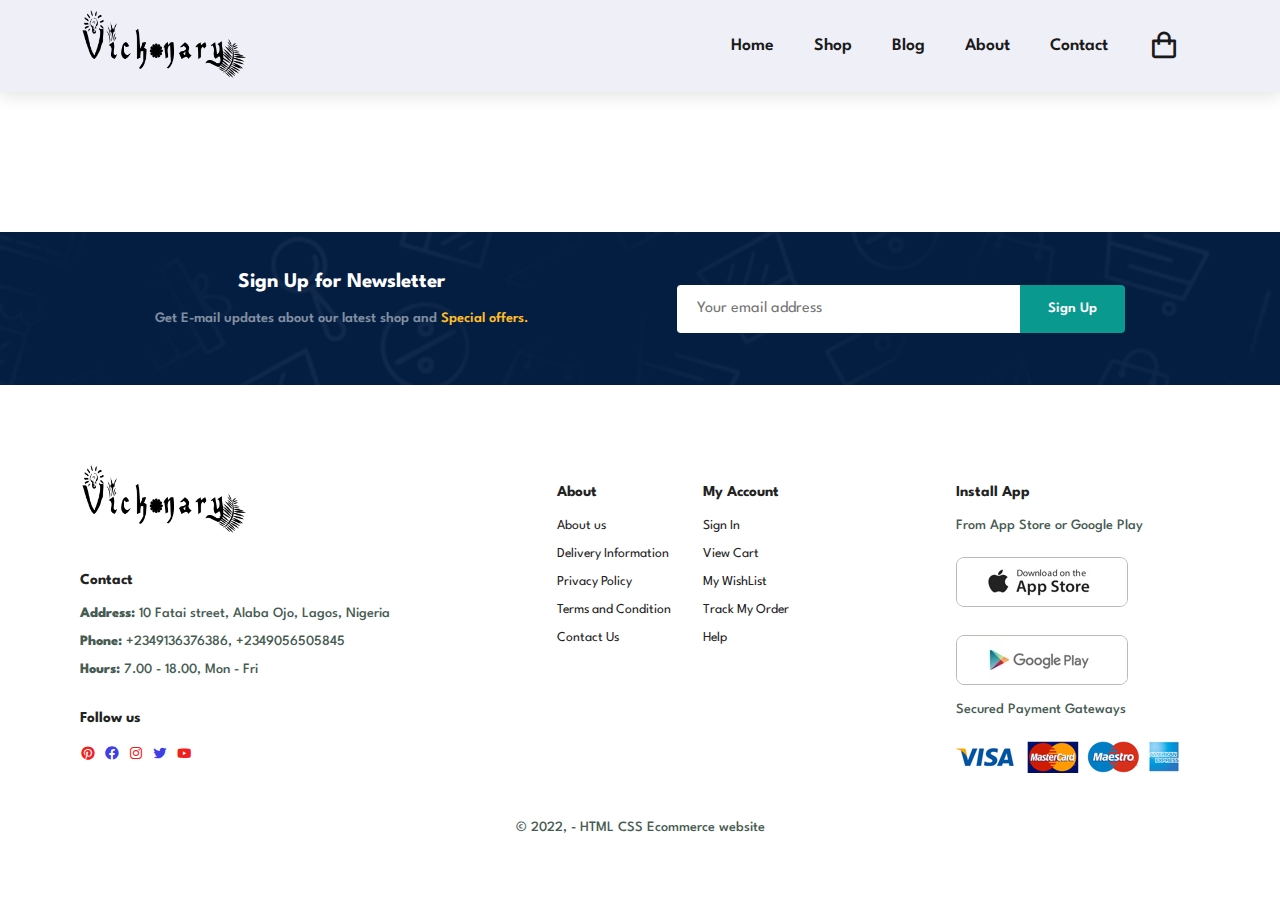
<file: sproduct.html>
<!DOCTYPE html>
<html lang="en">
<head>
	<meta charset="UTF-8">
	<meta name="viewport" content="width=device-width, initial-scale=1.0">
	<title>Vickonary Ecommerce</title>

	<link rel="stylesheet" type="text/css" href="./css/main.css">
  <link rel="stylesheet" href="./css/sproduct.css">

  <link href='https://unpkg.com/boxicons@2.1.2/css/boxicons.min.css' rel='stylesheet'>
</head>
<body>
  <section id="header">
      <a href="index.html"><img src="./img/Vickonary_Logo_black.png" class="logo" alt=""></a>
      <div>
        <ul id="navbar">
          <li><a href="index.html">Home</a></li>
          <li><a href="shop.html">Shop</a></li>
          <li><a href="blog.html">Blog</a></li>
          <li><a href="about.html">About</a></li>
          <li><a href="contact.html">Contact</a></li>
          <li><a href="cart.html"><i class="bx bx-shopping-bag cart-icon" id="lg-bag" title="Shopping cart"></i></a></li>
          <a href="#" id="close"><i class="bx bx-x"></i></a>
        </ul>
      </div>
      <div class="mobile">
        <a href="cart.html"><i class="bx bx-shopping-bag cart-icon" title="Shopping cart"></i></a>
        <i id="bar" class="bx bx-left-indent"></i>
      </div>
  </section>

  <section id="pro-details" class="section-p1">
    
  </section>

  <section id="newsletter" class="section-p1 section-m1">
    <div class="newstext">
      <h4>Sign Up for Newsletter</h4>
      <p>Get E-mail updates about our latest shop and <span>Special offers.</span></p>
    </div>
    <div class="form">
      <input type="text" placeholder="Your email address">
      <button class="normal">Sign Up</button>
    </div>
  </section>

  <footer class="section-p1">
    <div class="col">
      <img src="./img/Vickonary_Logo_black.png" class="logo" alt="">
      <h4>Contact</h4>
      <p> <span>Address: </span> 10 Fatai street, Alaba Ojo, Lagos, Nigeria</p>
      <p> <span>Phone: </span> +2349136376386, +2349056505845 </p>
      <p> <span>Hours: </span> 7.00 - 18.00, Mon - Fri</p>
      <div class="follow">
        <h4>Follow us</h4>
        <div class="icon">
          <i class="bx bxl-pinterest red-c"></i>
          <i class='bx bxl-facebook-circle blue-c'></i>
          <i class="bx bxl-instagram red-c"></i>
          <i class="bx bxl-twitter blue-c"></i>
          <i class="bx bxl-youtube red-c"></i>
        </div>
      </div>
    </div>

    <div class="col col-1">
      <div class="row">
        <h4>About</h4>
        <a href="#">About us</a>
        <a href="#">Delivery Information</a>
        <a href="#">Privacy Policy</a>
        <a href="#">Terms and Condition</a>
        <a href="#">Contact Us</a>
      </div>
      <div class="row">
        <h4>My Account</h4>
        <a href="#">Sign In</a>
        <a href="#">View Cart</a>
        <a href="#">My WishList</a>
        <a href="#">Track My Order</a>
        <a href="#">Help</a>
      </div>
    </div>

    <div class="col install">
      <h4>Install App</h4>
      <p>From App Store or Google Play</p>
      <div class="row">
        <img src="./img/pay/app.jpg" alt="">
        <img src="./img/pay/play.jpg" alt="">
      </div>
      <p>Secured Payment Gateways</p>
      <img src="./img/pay/pay.png" alt="">
    </div>

    <div class="copyright">
      <p>&copy; 2022, - HTML CSS Ecommerce website</p>
    </div>
  </footer>

  <script src="./js/global.js"></script>
  <script src="./js/sproduct.js"></script>

</body>
</html>
</file>
<file: css/main.css>
@import url('https://fonts.googleapis.com/css2?family=Spartan:wght@200;300;400;500;600;700;800;900&display=swap');

* {
	box-sizing: border-box;
	margin: 0;
  padding: 0;
  font-family: "Spartan", sans-serif;
  text-decoration: none;
  list-style: none;
}
:root {
  font-size: 16px;
  --border: 1px solid black;
  --borderR: 8px;
  --nav: #efeff8;
  --grey: #e3e6f3;
  --heroColor: #beb9b5;
  --link: #0a998f;
}
body {
  width: 100%;
}

/* Global Css */
button, img, a, i {
  user-select: none;
}
h1 {
  font-size: 3.5rem;
  line-height: 64px;
  color: #222;
}
h2 {
  font-size: 3rem;
  line-height: 64px;
  color: #222;
}
h4 {
  font-size: 1.18rem;
  color: #222;
}
h6 {
  font-weight: 700;
  font-size: .8rem;
}
p {
  font-size: 1rem;
  color: #465b52;
  font-weight: 500;
  margin: 20px 0;
}
.section-p1 {padding: 40px 80px;}
.section-m1 {margin: 40px 0;}
.img {
  width: 100%;
  object-fit: cover;
  border-radius: var(--borderR);
}
button.normal {
  font-size: .9rem;
  font-weight: 600;
  padding: 14px 28px;
  color: #fff;
  background-color: var(--link);
  cursor: pointer;
  border: none;
  outline: none;
  border-radius: 4px;
  transition: 0.3s;
  white-space: nowrap;
}
button.normal:hover {
  background-color: #096d66;
}
.blue-c {
  color: rgb(63, 63, 230);
  cursor: pointer;
  padding-right: 4px;
}
.red-c {
  color: rgb(241, 32, 32);
  cursor: pointer;
  padding-right: 4px;
}
#sub-hero {
  background: url("../img/banner/b1.jpg") center / cover no-repeat;
  width: 100%;
  height: 40vh;
  display: flex;
  justify-content: center;
  text-align: center;
  flex-direction: column;
  padding: 14px;
}
#sub-hero h2,
#sub-hero p {
  color: #fff;
  margin: 5px 0;
}
#pagination {
  text-align: center;
}
#pagination a {
  display: inline-block;
  background-color: #088178;
  padding: 10px 15px;
  border-radius: 4px;
  color: #fff;
  font-weight: 600;
  font-size: .8rem;
  transition: .3s ease-in-out;
}
#pagination a i {
  transform: scale(2);
}
#pagination a:hover {
  transform: scale(1.05);
}
/* End of Global Css */

/* Header */
#header {
  display: flex;
  justify-content: space-between;
  align-items: center;
  padding: 10px 80px;
  background: var(--nav);
  box-shadow: 0 5px 15px rgba(0, 0, 0, 0.1);
  z-index: 999;
  position: sticky;
  top: 0;
  left: 0;
}
.logo {
  width: 170px;
}
#navbar {
  display: flex;
  align-items: center;
  justify-content: center;
}
#navbar li {
  padding: 0 20px;
}
#navbar li a {
  font-size: 1.1rem;
  font-weight: 600;
  color: #1a1a1a;
  transition: 0.3s ease;
}
#navbar li a:hover,
#navbar li a.active {
  color: var(--link);
}
#navbar li a:hover,
#navbar li a.active {
  position: relative;
}
#navbar li a.active::after, 
#navbar li a:hover::after {
  content: "";
  width: 100%;
  height: 3px;
  background: var(--link);
  position: absolute;
  bottom: -10px;
  left: 2px;
  animation: slide .4s ease-in-out;
}
@keyframes slide {
  0% {width: 0%;}
  100% {width: 100%}
}
#navbar .cart-icon {
  font-size: 2rem;
}
.mobile {
  display: none;
}
#close {
  display: none;
}

/* hero section */
#hero {
  background: url(../img/hero2.jpg) right/ cover no-repeat;
  height: 90vh;
  width: 100%;
  background-position: top 50% right 0%;
  padding: 0 80px;
  display: flex;
  align-items: flex-start;
  justify-content: center;
  flex-direction: column;
}
#hero h4 {
  padding-bottom: 15px;
}
#hero h1 {
  color: var(--link);
}
#hero button {
  cursor: pointer;
  border:none;
  margin: .8rem 0 10rem 0;
  padding: 14px 80px 14px 65px;
  background: url(../img/button.png) no-repeat;
  background-color: transparent;
  color: #222;
  font-weight: 700;
  font-size: .85rem;
  transition: .3s ease-in-out;
}
#hero button:hover {
  font-size: .9rem;
}

/* feature section */
#feature {
  display: grid;
  grid-template-columns: repeat(auto-fit, minmax(190px, auto));
  justify-content: center;
  gap: 1rem 2rem;
}
#feature .fe-box{
  width: 200px;
  text-align: center;
  padding: 25px 15px;
  box-shadow: 20px 20px 34px rgba(0, 0, 0, 0.1);
  border: 1px solid var(--grey);
  border-radius: var(--borderR);
  margin: 15px 0;
  transition: .3s;
}
#feature .fe-box:hover {
  box-shadow: 10px 10px 54px rgba(70, 62, 221, 0.1);
  transform: scale(1.05);
}
#feature .fe-box img {
  margin-bottom: 10px;
}
#feature .fe-box h6 {
  display: inline-block;
  padding: 9px 8px 6px 8px;
  line-height: 1;
  border-radius: var(--borderR);
  background-color: #fddde4;
  color: var(--link);
}
#feature .fe-box:nth-child(2) h6{background: #cdd4f8;}
#feature .fe-box:nth-child(3) h6{background: #cdebbc;}
#feature .fe-box:nth-child(4) h6{background: #d1e8f2;}
#feature .fe-box:nth-child(5) h6{background: #f6dbf6;}
#feature .fe-box:nth-child(6) h6{background: #fff2e5;}

/* product1 section */
.products {
  text-align: center;
}
.products .pro-container {
  display: grid;
  grid-template-columns: repeat(auto-fit, minmax(250px, auto));
  justify-content: center;
  gap: .7rem;
  padding-top: 20px;
}
.products .pro{
  padding: 10px 13px;
  border: 1px solid #cce7d0;
  border-radius: var(--borderR);
  cursor: pointer;
  box-shadow: 10px 20px 30px rgba(0, 0, 0, 0.05);
  margin: 15px auto;
  transition: .3s ease;
  position: relative;
}
.products .pro:hover {
  box-shadow: 10px 20px 30px rgba(0, 0, 0, 0.2);
  transform: scale(1.03);
}
.products .pro .des {
  text-align: start;
  padding: 10px 0;
  line-height: 1.5;
}
.products .pro .des span {
  color: #606063;
  font-size: .8rem;
}
.products .pro .des h5
 {
  color: var(--link);
  font-size: .9rem;
}
.products .pro .des i
 {
  font-size: .8rem;
  color: goldenrod;
}
.products .pro .des h4 {
  font-size: 1rem;
  font-weight: 700;
  color : green;
}
.products .pro .cart{
  position: absolute;
  bottom: 20px;
  right: 10px;
  width: 35px;
  height: 35px;
  line-height: 35px;
  font-size: 1.5rem;
  border-radius: 50%;
  background-color: #eaf5eb;
  color: #088178;
  border: 1px solid var(--grey);
  transition: .3s ease;
}
.products .pro .cart:hover {
  background-color: #d5ded5;
}

/* Banner */
#banner {
  display: flex;
  justify-content: center;
  align-items: center;
  text-align: center;
  flex-direction: column;
  background: url(../img/banner/b2.jpg) center / cover no-repeat;
  width: 100%;
  height: 35vh;
}
#banner h4 {
  color: white;
  font-size: 1rem;
}
#banner h2 {
  color: white;
  font-size: 1.9rem;
  padding: 10px 0;
}
#banner h2 span {
  color: #e51e1e;
}

/* sm banner */
#sm-banner {
  display: grid;
  width: 100%;
  grid-template-columns: repeat(10, 1fr);
  grid-template-rows: repeat(5, 6.5rem);
  grid-gap: 2rem;
}
#sm-banner .banner-box {
  display: flex;
  width: 100%;
  justify-content: center;
  align-items: flex-start;
  flex-direction: column;
  background: url(../img/banner/b17.jpg) center / cover no-repeat;
  padding: 30px;
  box-shadow: 10px 20px 30px rgba(0, 0, 0, 0.05);
  transition: .3s ease;
  border-radius: var(--borderR);
}
#sm-banner .banner-box:hover {
  box-shadow: 10px 20px 30px rgba(0, 0, 0, 0.2);
  transform: scale(1.03);
  }
#sm-banner .banner-box h4{
  color: #fff;
  font-size: 1.2rem;
  font-weight: 400;
}
#sm-banner .banner-box h2{
  color: #fff;
  font-size: 1.9rem;
  font-weight: 800;
}
#sm-banner .banner-box span{
  color: #fff;
  font-size: .9rem;
  font-weight: 500;
  padding-bottom: 15px;
}
#sm-banner .banner1 {
  grid-column: 1 / 5;
  grid-row: 1 / 4
}
#sm-banner .banner2 {
  grid-column: 5 / -1;
  grid-row: 1 / 4;
  background: url(../img/banner/b10.jpg) center / cover no-repeat;
}
#sm-banner .banner3 {
  grid-column: 1 / 4;
  grid-row: 4 / -1;
  background: url(../img/banner/b16.jpg) center / cover no-repeat;
  padding: 20px;
}
#sm-banner .banner3 h2 {
  font-size: 1.2rem;
  line-height: 44px;
}
#sm-banner .banner3 h3 {
  color: #e03630;
  font-weight: 800;
  font-size: 1rem;
}
#sm-banner .banner4 {
  grid-column: 4 / 8;
  grid-row: 4 / -1;
  background: url(../img/banner/b4.jpg) center / cover no-repeat;
}
#sm-banner .banner5 {
  grid-column: 8 / -1;
  grid-row: 4 / -1;
  background: url(../img/banner/b7.jpg) center / cover no-repeat;
}

/* newsletter */
#newsletter {
  display: flex;
  justify-content: space-around;
  text-align: center;
  align-items: center;
  flex-wrap: wrap;
  background: url(../img/banner/b14.png) center / cover no-repeat;
  background-position: 20% 30%;
  background-color: #041e42;
}
#newsletter h4 {
  font-size: 1.3rem;
  font-weight: 700;
  color: #fff;
}
#newsletter p {
  font-size: .9rem;
  font-weight: 600;
  color: #818ea0;
}
#newsletter p span {
  color: #ffbd27;
}
#newsletter .form {
  display: flex;
  align-items: center;
  justify-content: center;
  width: 40%;
}
#newsletter input {
  height: 3rem;
  padding: 0 1.2rem;
  font-size: 1rem;
  width: 100%;
  border: 1px solid transparent;
  border-radius: 4px 0 0 4px;
  outline: none;
}
#newsletter button {
  height: 3rem;
  border-radius: 0 4px 4px 0;
  white-space: nowrap;
}

/* footer */
footer {
  display: flex;
  flex-wrap: wrap;
  justify-content: space-between;
}
footer .col {
  display: flex;
  flex-direction: column;
  align-items: flex-start;
  margin: 0 20px 30px 0;
}
footer .col.col-1 {
  display: flex;
  flex-direction: row;
  justify-content: center;
  gap: 0 2rem;
}
footer .row {
  display: flex;
  flex-direction: column;
}
footer .logo {
  margin-bottom: 20px;
}
footer h4 {
  font-size: .95rem;
  padding: 20px 0;
}
footer p {
  font-size: .89rem;
  margin: 0 0 15px 0;
}
footer p span {
  font-weight: 800;
}
footer a {
  font-size: .85rem;
  color: #222;
  margin-bottom: 15px;
  transition: .3s ease;
}
footer a:hover {
  color: #087e77;
  font-weight: 600;
}
footer .install .row img {
  border: 1px solid var(--heroColor);
  border-radius: var(--borderR);
  cursor: pointer;
}
footer .install img {
  margin: 10px 0 18px 0
}
footer .copyright {
  width: 100%;
  text-align: center;
}







@media (max-width: 1000px) {
  #sm-banner .banner1 {
    grid-column: 1 / 6;
    grid-row: 1 / 4
  }
  #sm-banner .banner2 {
    grid-column: 6 / -1;
    grid-row: 1 / 4;
  }
}
@media (max-width: 850px) {
  #header {
    padding: 10px 40px;
}
  #sm-banner {
    grid-template-columns: repeat(9, 1fr);
    grid-template-rows: repeat(8, 6rem);
    grid-gap: 2rem 1rem;
  }
  #sm-banner .banner3 h2 {
    text-align: center;
    width: 100%;
    line-height: 30px;
    margin-bottom: .8rem;
}
#sm-banner .banner3 h3 {
  font-size: 1rem;
  text-align: center;
}
  #sm-banner .banner1 {
    grid-column: 1 / -1;
    grid-row: 1 / 4;
  }
  #sm-banner .banner2 {
    grid-column: 1 / -1;
    grid-row: -1 / 6;
  }
  #sm-banner .banner3 {
    grid-column: 1 / 4;
    grid-row: 4 / 6;
  }
  #sm-banner .banner4 {
    grid-column: 4 / 7;
    grid-row: 4 / 6;
  }
  #sm-banner .banner5 {
    grid-column: 7 / -1;
    grid-row: 4 / 6;
  }
}
@media (max-width: 799px) {
  :root {
    font-size: 15px;
  }
  .logo {
    width: 150px;
  }
  .section-p1 {
    padding: 40px 40px;
  }
  #header {
    padding: 10px 40px;
  }
  #navbar {
    flex-direction: column;
    align-items: flex-start;
    justify-content: flex-start;
    position: fixed;
    top:0;
    right: -300px;
    height: 100vh;
    width: 300px;
    background-color: #e3e6f3;
    box-shadow: 0 40px 60px rgba(0, 0, 0, 0.2);
    padding: 100px 0 0 10px;
    transition: 0.4s;
  }
  #navbar.active {
    right: 0px;
  }
  #navbar li {
    margin-bottom: 35px;
  }
  #navbar li a {
    font-size: 1.1rem;
  }
  .mobile {
    display: flex;
    align-items: center;
  }
  .mobile i {
    color: #1a1a1a;
    font-size: 2.2rem;
    padding-left: 20px;
  }
  #close {
    display: initial;
    font-size: 2.5rem;
    position: absolute;
    top: 30px;
    left: 30px;
    color: #222;
  }
  #hero {
    height: 70vh;
    padding: 0 40px;
    background-position: top 30% right 30%;
  }
  #feature {
    grid-template-columns: repeat(auto-fit, minmax(150px, auto));
  }
  #feature .fe-box {
    width: 180px;
  } 
  #feature .fe-box h6 {
    margin: 1rem 0;
    font-size: .8rem;
  }
  .products .pro-container {
    grid-template-columns: repeat(auto-fit, minmax(250px, auto));
  }
  #banner {
    height: 25vh;
  }
  #newsletter {
    margin-bottom: 20px;
  }
  #newsletter h4 {
    font-size: 1.4rem;
    text-align: center;
  }
  #newsletter .form {
    display: flex;
    align-items: center;
    justify-content: center;
    width: 70%;
  }
  
}
@media (max-width: 650px) {
  #sub-hero {
    height: 28vh;
}
  :root {
    font-size: 14px;
  }
  #sm-banner {
    display: flex;
    flex-direction: column;
    justify-content: center;
    align-items: center;
  }
  #sm-banner .banner-box {
    height: 250px;
  }
}
@media (max-width: 500px) {
  .section-p1 {
    padding: 20px 20px;
  }
  #header {
    padding: 10px 20px;
  }
  .logo {
    width: 135px;
  }
  #navbar {
    right: -100%;
    width: 100%;
    padding: 100px 0 0 10px;
  }
  #navbar.active {
    right: 0%;
  }
  #navbar li {
    margin-bottom: 40px;
    text-align: center;
    width: 100%;
  }
  .mobile i {
    font-size: 1.8rem;
    padding-left: 10px;
  }
  #hero {
    height: 65vh;
    padding: 0 20px;
    background-position: 60%;
  }
  #hero button {
    margin: .8rem 0 4rem 0;
  }
  #feature {
    gap: .5rem;
    grid-template-columns: repeat(auto-fit, minmax(160px, auto));
  }
  #feature .fe-box {
    width: 160px;
  } 
  #feature .fe-box h6 {
    font-size: .8rem;
  }
  h4 {
    font-size: .9rem;
  }
  h2 {
    font-size: 2rem;
    line-height: 44px;
  }
  h1 {
    font-size: 2.3rem;
    line-height: 44px;
  }
  #banner {
    height: 40vh;
  }
  #banner h2 {
    color: white;
    font-size: 1.5rem;
    padding: 20px 5px;
  } 
  #sm-banner .banner-box {
    text-align: center;
  }
  #sm-banner .banner-box h2 {
    font-size: 1.5rem;
    width: 100%;
    margin: .4rem 0;
  }
  #sm-banner .banner-box h4 {
    font-size: 1rem;
    width: 100%;
  }
  button.normal {
    font-size: .8rem;
    font-weight: 600;
    width: 60%;
    padding: 12px 18px;
    margin: 0 auto;
  }
  #sm-banner .banner3 h3 {
    font-size: 1rem;
    width: 100%
  }
  #newsletter h4 {
    font-size: 1.2rem;
    text-align: center;
  }
  #newsletter p {
    font-size: .8rem;
    text-align: center;
  }
  #newsletter .form {
    width: 100%;
  }
  #newsletter {
    height: 30vh;
  } 
  footer {
    flex-direction: column;
    align-items: center;
  }
  footer .col {
    align-items: center;
    margin-bottom: 20px;
    text-align: center;
  }
}
@media (max-width:400px) {
  #feature {
    gap: .3rem;
    grid-template-columns: repeat(auto-fit, minmax(120px, auto));
}
  #feature .fe-box {
    width: 130px;
  }
}
</file>
<file: css/blog.css>
p {
  margin: 20px 0 10px 0;
  line-height: 28px;
}

#sub-hero {
  background: url("../img/banner/b19.jpg") center / cover no-repeat;
}
#blog {
  padding: 80px 40px;
  width: 100%;
  max-width: 1350px;
  margin: 0 auto;
}
#blog .blog-box {
  display: flex;
  justify-content: center;
  width: 100%;
  margin-bottom: 3rem;
}
#blog .blog-img {
  width: 50%;
  margin-right: 30px;
}
#blog .blog-img img {
  width: 100%;
  height: 400px;
  object-fit: cover;
}
#blog .blog-img p {
  font-size: .8rem;
  margin: 10px 0;
  font-style: italic;
}
#blog .blog-details {
  width: 50%;
  padding-top: 40px;
}
#blog .blog-details a {
  font-size: .9rem;
  color: #222;
  font-weight: 700;
  position: relative;
  transition: .3s ease;
}
#blog .blog-details a::after {
  content: "";
  width: 50px;
  height: 2px;
  background-color: #000;
  position: absolute;
  top: 8px;
  right: -60px;
}
#blog .blog-details a:hover {
  color: #088178;
}
#blog .blog-details a:hover::after {
  background-color: #088178;
}

@media (max-width:799px) {
  #blog .blog-img {
    margin-right: 20px;
  }
  #blog .blog-img img {
    height: 350px;
  }
  #blog .blog-details {
    padding-top: 5px;
  }
}
@media (max-width:650px) {
  #blog {
    padding: 60px 20px;
  }
}

@media (max-width:500px) {
  h4 {
    font-size: 1rem;
  }
  #blog .blog-box {
    flex-direction: column;
  }
  #blog .blog-details {
    width: 100%;
    padding: 20px 0;
  }
  #blog .blog-img {
    width: 100%;
    margin-right: 0px;
  }
}
</file>
<file: css/cart.css>
#sub-hero {
  background-image: url(../img/banner/b10.jpg);
}
#cart {
  overflow-x: auto;
}
#cart table,
#cart-add .subtotal table {
  width: 100%;
  border-collapse: collapse;
  margin-bottom: 20px;
  white-space: nowrap;
  table-layout: fixed;
}
#cart table img {
  width: 70px;
  border-radius: 5px;
}
#cart table thead {
  border: 1px solid #e2e9e1;
  border-left: none; border-right: none;
}
#cart table thead td {
  padding: 14px 0;
  font-size: .85rem;
  font-weight: 700;
  text-transform: uppercase;
}
#cart table tr {
  text-align: center;
}
#cart table tr:not(:last-child) {
  border-bottom: 1px solid rgba(225, 225, 225, 0.4);
}
#cart table tbody td {
  font-size: .9rem;
  font-weight: 500;
  padding: 8px 0;
}
#cart table td:nth-child(1) { /*remove*/
  width: 60px;
}
#cart table td:nth-child(2) { /*image*/
  width: 150px;
}
#cart table td:nth-child(3) { /*product*/
  width: 200px;
}
#cart table td:nth-child(4),
#cart table td:nth-child(5),
#cart table td:nth-child(6)
 { /*price*/ /*quantity*/ /*subtotal*/
  width: 100px;
}
#cart table td:nth-child(1) a {
  color: rgb(242, 68, 68);
  font-size: 1.3rem;
  transition: .3s ease;
}
#cart table td:nth-child(1) a:hover {
  color: rgb(247, 0, 0);
  font-size: 1.6rem;
}
.bx.bxs-x-circle  {
  padding: 10px;
}
#cart table td:nth-child(5) input {
  width: 60px;
  padding: 8px 4px 8px 13px;
  outline: none;
}
#cart-add {
  display: flex;
  flex-wrap: wrap;
  justify-content: space-between;
}
#cart-add .coupon {
  width: 50%;
  margin-bottom: 30px;
}
#cart-add .coupon h3,
#cart-add .subtotal h3 {
  padding-bottom: 15px;
}
#cart-add .coupon input {
  padding: 13px;
  font-size: .8rem;
  outline: none;
  width: 60%;
  margin-bottom: 10px;
  border: 1px solid #e2e9e1
}
#cart-add .subtotal {
  width: 50%;
  border: 1px solid #e2e9e1;
  border-radius: 5px;
  padding: 30px;
}
#cart-add .subtotal table td {
  width: 50%;
  border: 1px solid #b9c0b8;
  padding: 10px;
  font-size: .8rem;
}
@media (max-width: 650px) {
  #cart-add {
    flex-direction: column;
  }
  #cart-add .coupon {
    width: 100%;
    text-align: center;
  }
  #cart-add .coupon input {
    width: 100%;
  }
  #cart-add .subtotal {
    width: 100%;
  }
}
@media (max-width: 500px) {
  .section-p1 {
    padding: 30px 5px 10px;
  }
  #cart-add .subtotal {
    padding: 10px;
  }
}
</file>
<file: css/sproduct.css>
#pro-details {
  display: flex;
  margin-top: 20px;
  width: 100%;
}
#pro-details .single-pro-img {
  width: 40%;
  margin-right: 20px;
}
#pro-details .small-img-group {
  display: flex;
  align-items: center;
  justify-content: space-between;
  gap: .2rem;
}
#pro-details .small-img-col {
  /* flex-basis: 24%; */
  width: 24%;
  cursor: pointer;
}
.label {
  display: flex;
  justify-content: center;
  align-items: center;
  width: 100%;
  margin-top: .4rem;
}
.label p {
  width: 70%;
  font-size: .6rem;
  white-space: nowrap;
  overflow: hidden;
  text-overflow: ellipsis;
  margin: 0;
}
.label h6 {
  padding: 5px 3px;
  font-size: .55rem;
  background-color: rgb(9, 176, 176);
  color: #fff;
  border-radius: 2px;
}
#pro-details .small-img-group .img {
  border-radius: 0px;
}
#pro-details .single-pro-details {
  width: 55%;
  padding :40px 0 0 20px;
}
#pro-details .single-pro-details h3 {
  padding: 20px 0;
  color: #222;
  font-size: 2rem;
}
#pro-details .single-pro-details h2 {
  color: var(--link);
  padding-bottom: 10px;
}
#pro-details .single-pro-details select {
  display: block;
  padding: 5px 10px;
  margin-bottom: 15px;
  outline: none;
}
#pro-details .single-pro-details input {
  width: 50px;
  height: 35px;
  padding-left: 10px;
  font-size: 1rem;
  outline: none;
}
#pro-details .single-pro-details button.normal {
  padding: 10px 20px;
}
#pro-details .single-pro-details h4 {
  padding: 40px 0 20px 0;
  color: #222;
  font-weight: 600;
  font-size: 1.1rem;
}
#pro-details .single-pro-details span {
  line-height: 25px;
}

@media (max-width: 779px) {
  #pro-details {
    flex-direction: column;
    align-items: center;
    margin: 0;
  }
  #pro-details .single-pro-img {
    width: 100%;
  }
  .label p {
    font-size: .8rem;
  }
  .label h6 {
    padding: 7px 5px;
    font-size: .75rem;
  }
  #pro-details .single-pro-details {
    width: 100%;
    padding: 0px;
    margin-top: 50px;
  } 
  #pro-details .single-pro-details button.normal {
    width: 100px;
    padding: 8px 8px;
  }
}
@media (max-width: 500px) {
  .label p {
    font-size: .6rem;
  }
  .label h6 {
    padding: 5px 3px;
    font-size: .55rem;
  }
  #pro-details .single-pro-details select {
    padding: 5px 8px;
  }
  #pro-details .single-pro-details input {
    width: 45px;
    height: 30px;
  }
}
</file>
